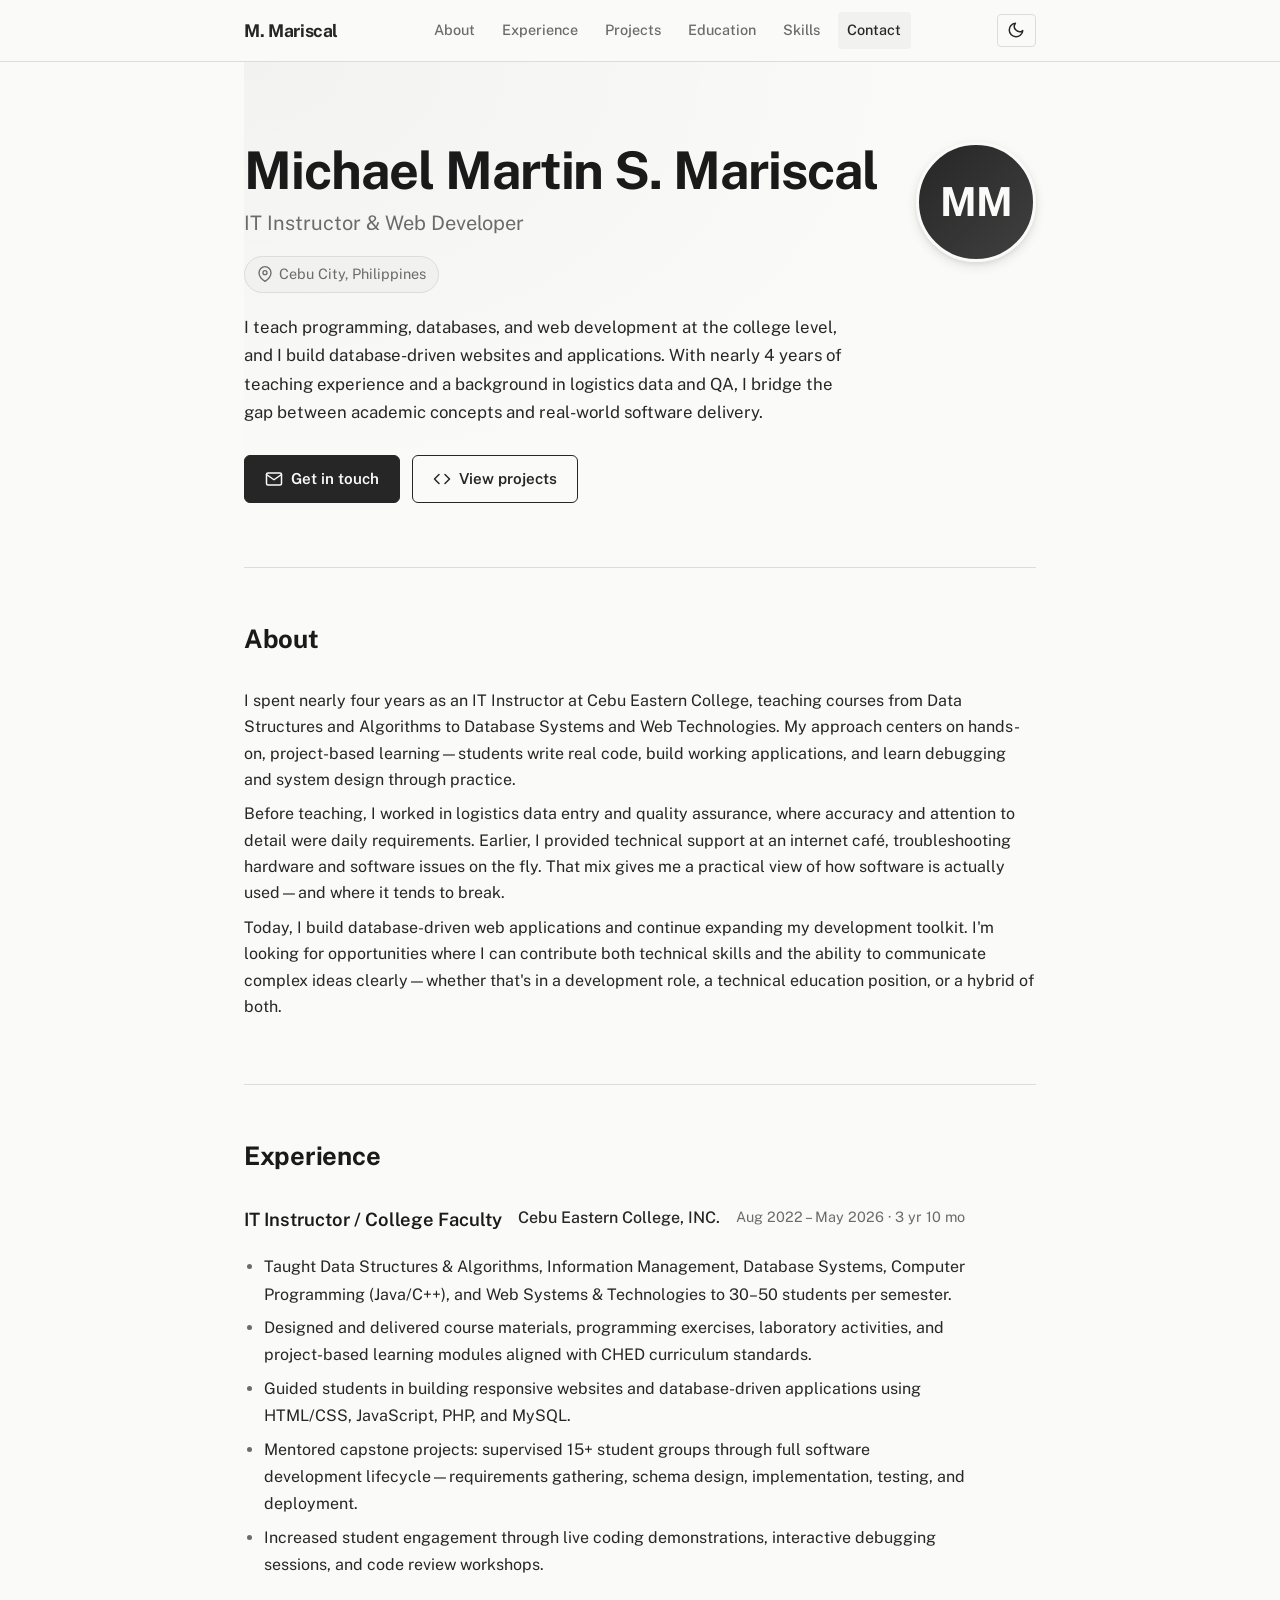
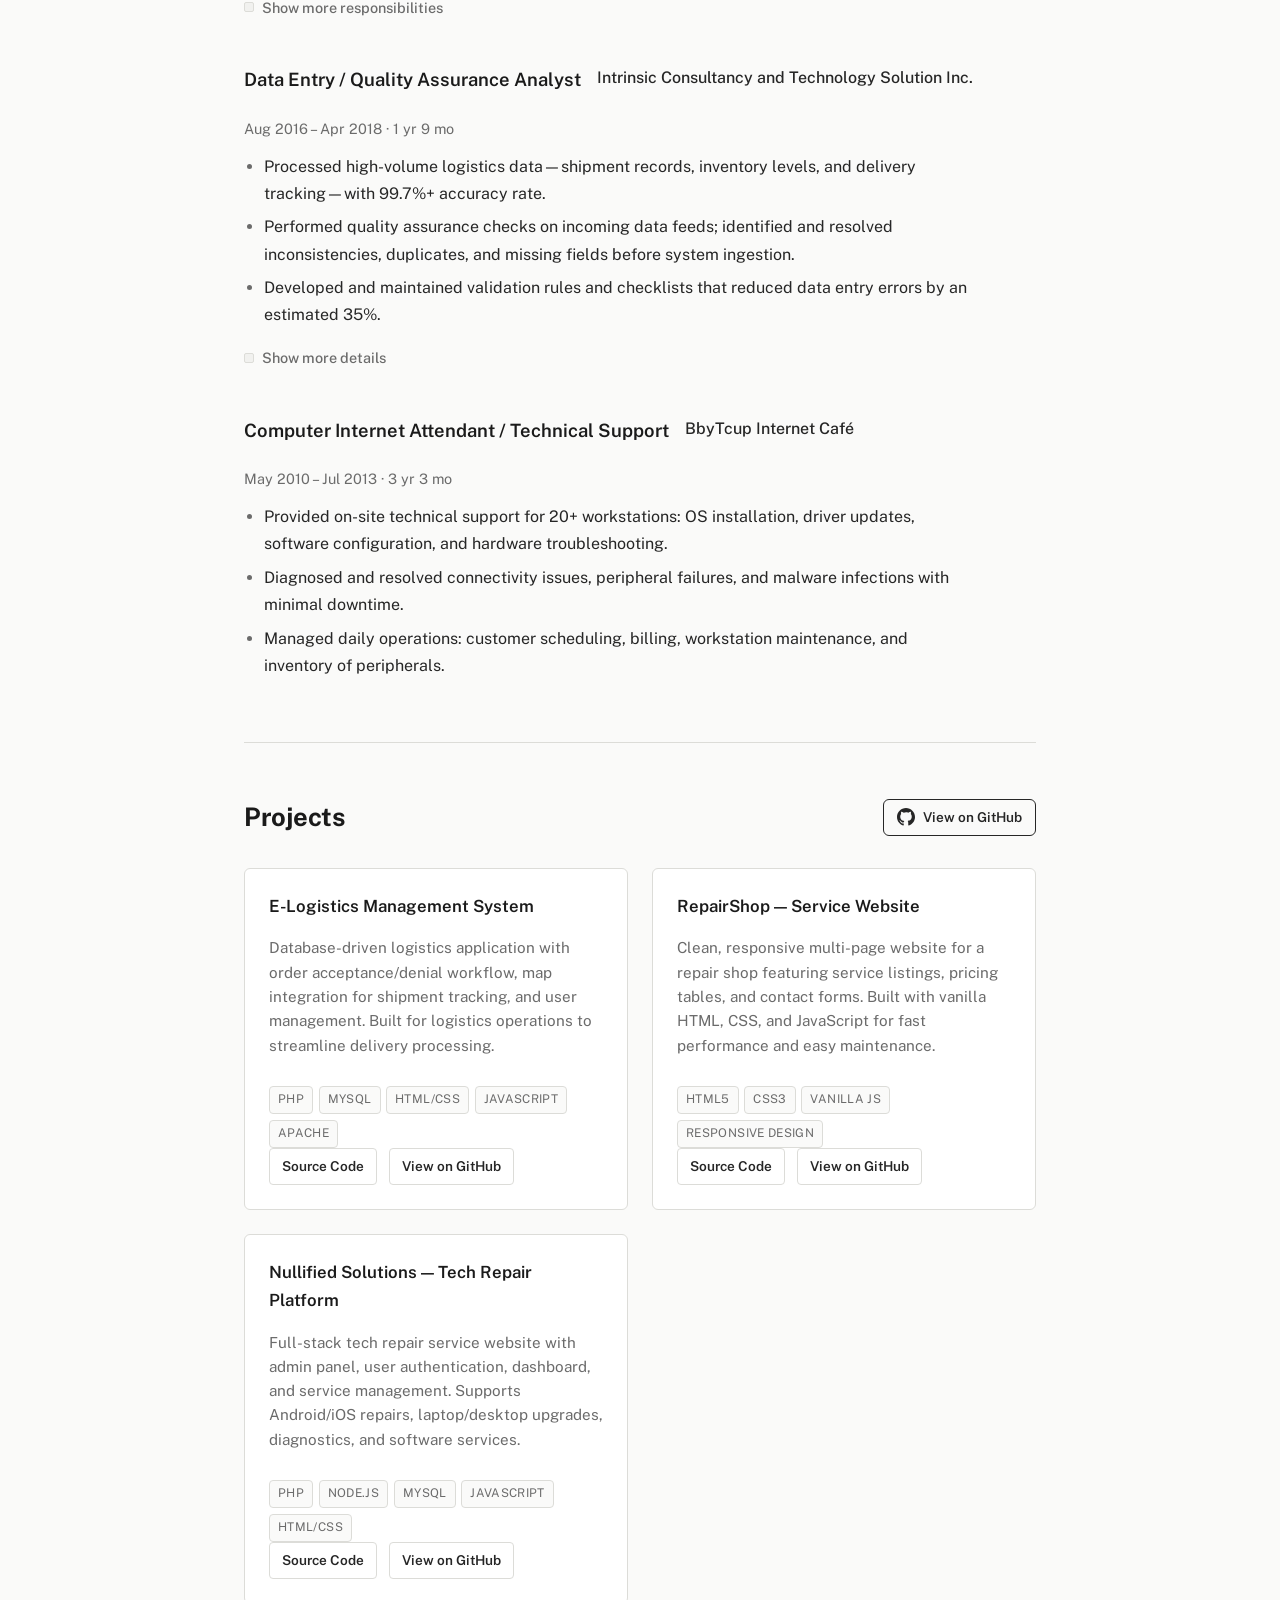
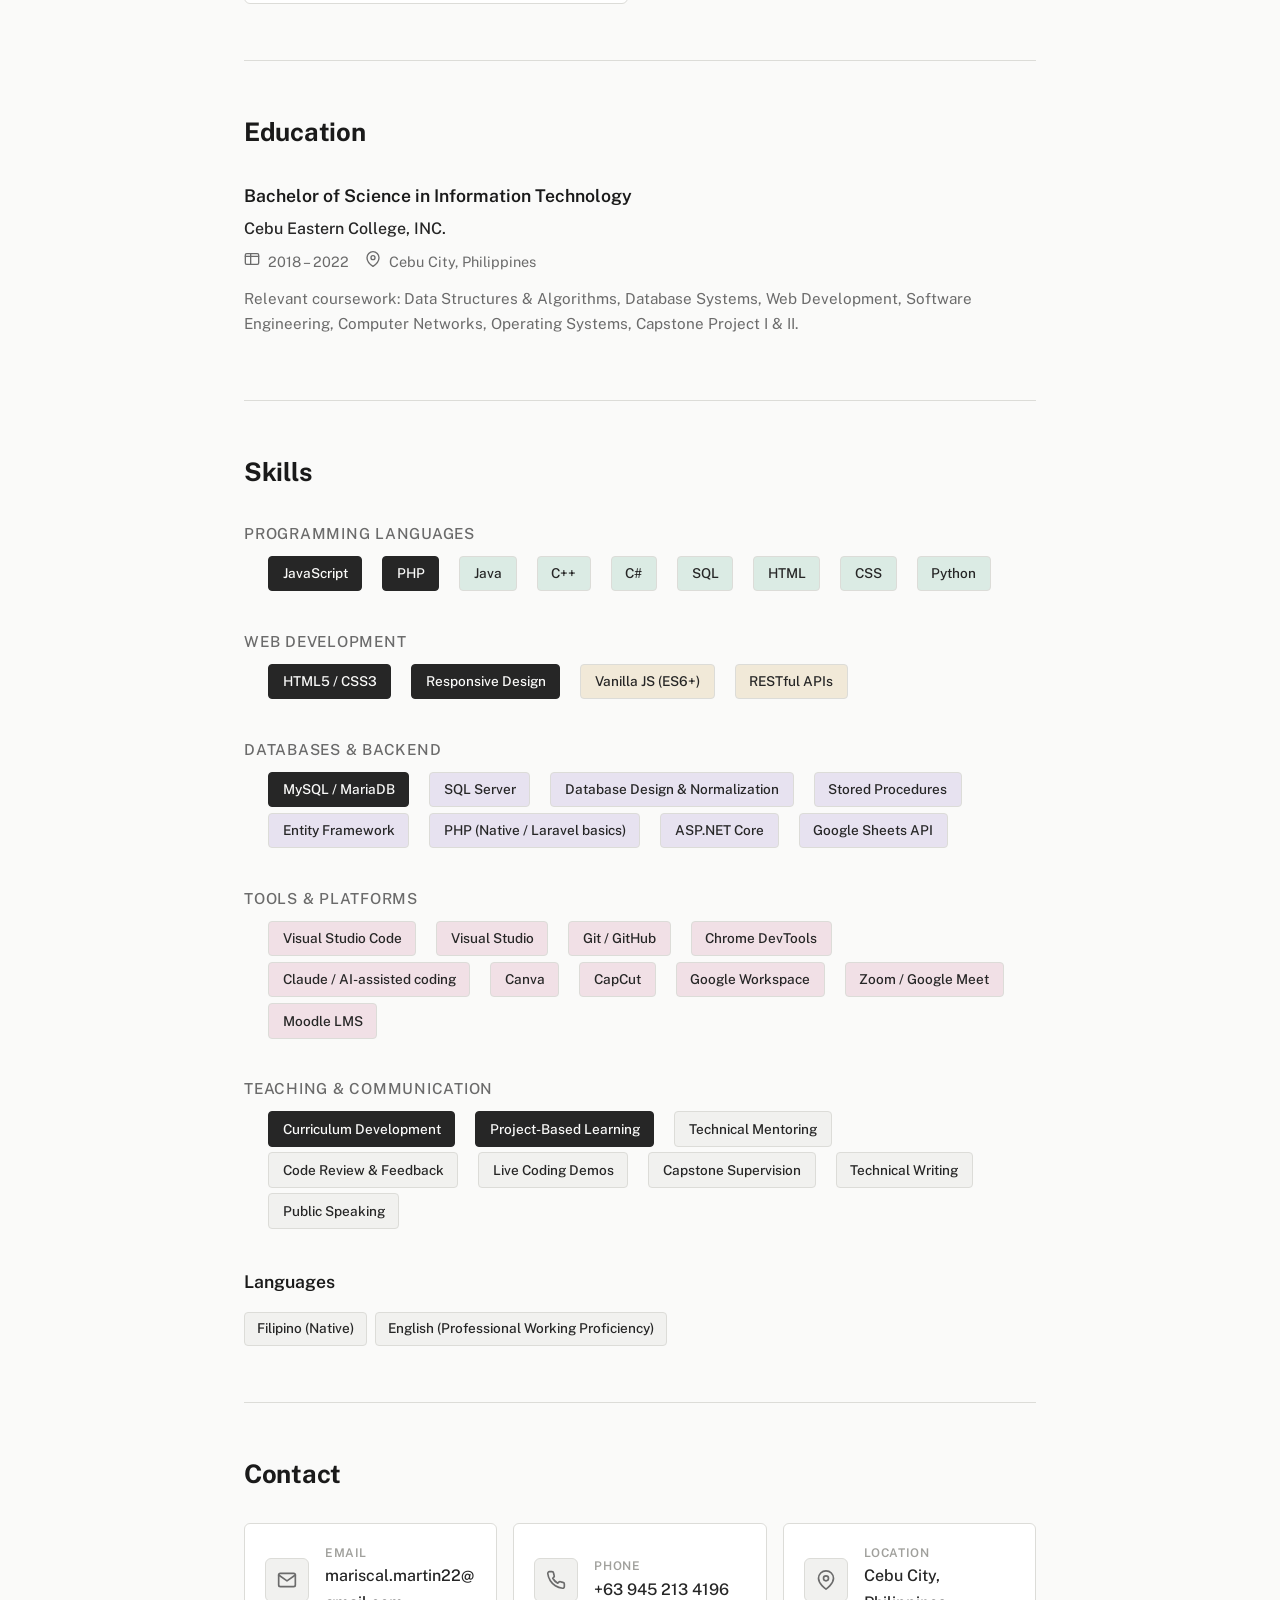
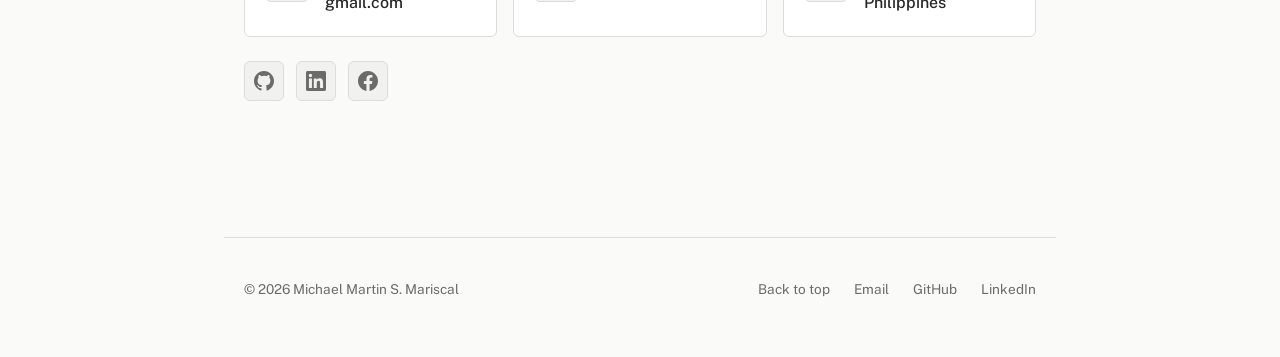
<file: index.html>
<!DOCTYPE html>
<html lang="en">
<head>
<meta charset="utf-8">
<meta name="viewport" content="width=device-width, initial-scale=1, viewport-fit=cover">
<meta name="description" content="Michael Martin S. Mariscal — IT Instructor & Web Developer. Building database-driven web applications and teaching programming, databases, and web development in Cebu City, Philippines.">
<meta name="theme-color" content="#262626">
<meta property="og:title" content="Michael Martin S. Mariscal — IT Instructor & Web Developer">
<meta property="og:description" content="Building database-driven web applications and teaching programming, databases, and web development.">
<meta property="og:type" content="website">
<meta property="og:image" content="https://via.placeholder.com/1200x630/262626/e8e8e6?text=Michael+Mariscal+Portfolio">
<title>Michael Martin S. Mariscal — IT Instructor & Web Developer</title>
<link rel="preconnect" href="https://fonts.googleapis.com">
<link rel="preconnect" href="https://fonts.gstatic.com" crossorigin>
<link rel="stylesheet" href="https://fonts.googleapis.com/css2?family=Public+Sans:wght@400;500;600;700&display=swap">
<link rel="stylesheet" href="styles.css">
</head>
<body>
<header class="top" role="banner">
  <div class="bar">
    <a class="brand" href="#top" aria-label="Home">M. Mariscal</a>
    <nav aria-label="Main navigation" class="nav" id="mainNav">
      <a href="#about">About</a>
      <a href="#experience">Experience</a>
      <a href="#projects">Projects</a>
      <a href="#education">Education</a>
      <a href="#skills">Skills</a>
      <a href="#contact">Contact</a>
    </nav>
    <button class="theme-toggle" id="themeToggle" aria-label="Toggle dark mode" type="button">
      <svg class="icon-sun" width="18" height="18" viewBox="0 0 24 24" fill="none" stroke="currentColor" stroke-width="2" stroke-linecap="round" stroke-linejoin="round" aria-hidden="true"><circle cx="12" cy="12" r="5"/><line x1="12" y1="1" x2="12" y2="3"/><line x1="12" y1="21" x2="12" y2="23"/><line x1="4.22" y1="4.22" x2="5.64" y2="5.64"/><line x1="18.36" y1="18.36" x2="19.78" y2="19.78"/><line x1="1" y1="12" x2="3" y2="12"/><line x1="21" y1="12" x2="23" y2="12"/><line x1="4.22" y1="19.78" x2="5.64" y2="18.36"/><line x1="18.36" y1="5.64" x2="19.78" y2="4.22"/></svg>
      <svg class="icon-moon" width="18" height="18" viewBox="0 0 24 24" fill="none" stroke="currentColor" stroke-width="2" stroke-linecap="round" stroke-linejoin="round" aria-hidden="true"><path d="M21 12.79A9 9 0 1 1 11.21 3 7 7 0 0 0 21 12.79z"/></svg>
    </button>
    <button class="nav-toggle" id="navToggle" aria-label="Toggle navigation menu" aria-expanded="false" aria-controls="mainNav" type="button">
      <svg class="nav-toggle-open" width="24" height="24" viewBox="0 0 24 24" fill="none" stroke="currentColor" stroke-width="2" stroke-linecap="round" stroke-linejoin="round" aria-hidden="true"><line x1="3" y1="12" x2="21" y2="12"/><line x1="3" y1="6" x2="21" y2="6"/><line x1="3" y1="18" x2="21" y2="18"/></svg>
      <svg class="nav-toggle-close" width="24" height="24" viewBox="0 0 24 24" fill="none" stroke="currentColor" stroke-width="2" stroke-linecap="round" stroke-linejoin="round" aria-hidden="true"><line x1="18" y1="6" x2="6" y2="18"/><line x1="6" y1="6" x2="18" y2="18"/></svg>
    </button>
  </div>
</header>

<main id="top" role="main">
  <div class="hero">
    <div class="hero-inner">
      <div class="hero-content">
        <h1>Michael Martin S. Mariscal</h1>
        <p class="role">IT Instructor & Web Developer</p>
        <span class="location-badge" aria-label="Location">
          <svg viewBox="0 0 24 24" fill="none" stroke="currentColor" stroke-width="2" stroke-linecap="round" stroke-linejoin="round" aria-hidden="true"><path d="M21 10c0 7-9 13-9 13s-9-6-9-13a9 9 0 0 1 18 0z"/><circle cx="12" cy="10" r="3"/></svg>
          Cebu City, Philippines
        </span>
        <p class="lead">I teach programming, databases, and web development at the college level, and I build database-driven websites and applications. With nearly 4 years of teaching experience and a background in logistics data and QA, I bridge the gap between academic concepts and real-world software delivery.</p>
        <div class="btns">
          <a class="btn fill" href="#contact">
            <svg viewBox="0 0 24 24" fill="none" stroke="currentColor" stroke-width="2" stroke-linecap="round" stroke-linejoin="round" aria-hidden="true"><path d="M4 4h16c1.1 0 2 .9 2 2v12c0 1.1-.9 2-2 2H4c-1.1 0-2-.9-2-2V6c0-1.1.9-2 2-2z"/><polyline points="22,6 12,13 2,6"/></svg>
            Get in touch
          </a>
          <a class="btn ghost" href="#projects">
            <svg viewBox="0 0 24 24" fill="none" stroke="currentColor" stroke-width="2" stroke-linecap="round" stroke-linejoin="round" aria-hidden="true"><polyline points="16 18 22 12 16 6"/><polyline points="8 18 2 12 8 6"/></svg>
            View projects
          </a>
        </div>
      </div>
      <div class="hero-avatar" aria-hidden="true">MM</div>
    </div>
  </div>

  <section id="about" aria-labelledby="about-heading">
    <div class="section-header">
      <h2 id="about-heading">About</h2>
    </div>
    <p>I spent nearly four years as an IT Instructor at Cebu Eastern College, teaching courses from Data Structures and Algorithms to Database Systems and Web Technologies. My approach centers on hands-on, project-based learning—students write real code, build working applications, and learn debugging and system design through practice.</p>
    <p>Before teaching, I worked in logistics data entry and quality assurance, where accuracy and attention to detail were daily requirements. Earlier, I provided technical support at an internet café, troubleshooting hardware and software issues on the fly. That mix gives me a practical view of how software is actually used—and where it tends to break.</p>
    <p>Today, I build database-driven web applications and continue expanding my development toolkit. I'm looking for opportunities where I can contribute both technical skills and the ability to communicate complex ideas clearly—whether that's in a development role, a technical education position, or a hybrid of both.</p>
  </section>

  <section id="experience" aria-labelledby="experience-heading">
    <div class="section-header">
      <h2 id="experience-heading">Experience</h2>
    </div>

    <article class="job">
      <header class="job-header">
        <h3 class="job-title">IT Instructor / College Faculty</h3>
        <span class="job-company">Cebu Eastern College, INC.</span>
        <span class="job-period">Aug 2022 – May 2026 · 3 yr 10 mo</span>
      </header>
      <ul>
        <li>Taught Data Structures & Algorithms, Information Management, Database Systems, Computer Programming (Java/C++), and Web Systems & Technologies to 30–50 students per semester.</li>
        <li>Designed and delivered course materials, programming exercises, laboratory activities, and project-based learning modules aligned with CHED curriculum standards.</li>
        <li>Guided students in building responsive websites and database-driven applications using HTML/CSS, JavaScript, PHP, and MySQL.</li>
        <li>Mentored capstone projects: supervised 15+ student groups through full software development lifecycle—requirements gathering, schema design, implementation, testing, and deployment.</li>
        <li>Increased student engagement through live coding demonstrations, interactive debugging sessions, and code review workshops.</li>
      </ul>
      <details>
        <summary>Show more responsibilities</summary>
        <ul>
          <li>Evaluated student projects and provided technical feedback to improve code quality, usability, and security practices.</li>
          <li>Introduced version control (Git/GitHub) and modern development workflows into the curriculum.</li>
          <li>Assisted students in developing web applications, inventory systems, and database management systems for local businesses.</li>
          <li>Promoted industry-relevant practices: responsive design, RESTful API concepts, SQL injection prevention, and clean code principles.</li>
          <li>Served as technical adviser for student-led technology organizations and coding competitions.</li>
        </ul>
      </details>
    </article>

    <article class="job">
      <header class="job-header">
        <h3 class="job-title">Data Entry / Quality Assurance Analyst</h3>
        <span class="job-company">Intrinsic Consultancy and Technology Solution Inc.</span>
        <span class="job-period">Aug 2016 – Apr 2018 · 1 yr 9 mo</span>
      </header>
      <ul>
        <li>Processed high-volume logistics data—shipment records, inventory levels, and delivery tracking—with 99.7%+ accuracy rate.</li>
        <li>Performed quality assurance checks on incoming data feeds; identified and resolved inconsistencies, duplicates, and missing fields before system ingestion.</li>
        <li>Developed and maintained validation rules and checklists that reduced data entry errors by an estimated 35%.</li>
      </ul>
      <details>
        <summary>Show more details</summary>
        <ul>
          <li>Maintained accurate documentation of shipping, delivery, and inventory records for audit compliance.</li>
          <li>Coordinated daily with warehouse and operations teams to resolve data discrepancies in real time.</li>
          <li>Generated weekly and monthly performance reports using Excel/Google Sheets (pivot tables, VLOOKUP, conditional formatting) to support logistics planning.</li>
          <li>Ensured timely processing of time-sensitive logistics data to meet strict operational deadlines.</li>
          <li>Maintained confidentiality and data integrity when handling sensitive business and client information.</li>
        </ul>
      </details>
    </article>

    <article class="job">
      <header class="job-header">
        <h3 class="job-title">Computer Internet Attendant / Technical Support</h3>
        <span class="job-company">BbyTcup Internet Café</span>
        <span class="job-period">May 2010 – Jul 2013 · 3 yr 3 mo</span>
      </header>
      <ul>
        <li>Provided on-site technical support for 20+ workstations: OS installation, driver updates, software configuration, and hardware troubleshooting.</li>
        <li>Diagnosed and resolved connectivity issues, peripheral failures, and malware infections with minimal downtime.</li>
        <li>Managed daily operations: customer scheduling, billing, workstation maintenance, and inventory of peripherals.</li>
      </ul>
    </article>
  </section>

  <section id="projects" aria-labelledby="projects-heading">
    <div class="section-header">
      <h2 id="projects-heading">Projects</h2>
      <a class="btn ghost" href="https://github.com/yourusername" target="_blank" rel="noopener" style="font-size:.85rem;padding:.4rem .8rem">
        <svg viewBox="0 0 24 24" fill="currentColor" aria-hidden="true"><path d="M12 0C5.374 0 0 5.373 0 12c0 5.302 3.438 9.8 8.207 11.387.599.111.793-.261.793-.577v-2.234c-3.338.726-4.033-1.416-4.033-1.416-.546-1.387-1.333-1.756-1.333-1.756-1.089-.745.083-.729.083-.729 1.205.084 1.839 1.237 1.839 1.237 1.07 1.834 2.807 1.304 3.492.997.107-.775.418-1.305.762-1.604-2.665-.305-5.467-1.334-5.467-5.931 0-1.311.469-2.381 1.236-3.221-.124-.303-.535-1.524.117-3.176 0 0 1.008-.322 3.301 1.23A11.509 11.509 0 0112 5.803c1.02.005 2.047.138 3.006.404 2.291-1.552 3.297-1.23 3.297-1.23.653 1.653.242 2.874.118 3.176.77.84 1.235 1.911 1.235 3.221 0 4.609-2.807 5.624-5.479 5.921.43.372.823 1.102.823 2.222v3.293c0 .319.192.694.801.576C20.566 21.797 24 17.3 24 12c0-6.627-5.373-12-12-12z"/></svg>
        View on GitHub
      </a>
    </div>

    <div class="projects-grid">
      <article class="project-card">
        <h3>E-Logistics Management System</h3>
        <p>Database-driven logistics application with order acceptance/denial workflow, map integration for shipment tracking, and user management. Built for logistics operations to streamline delivery processing.</p>
        <div class="project-tech">
          <span>PHP</span><span>MySQL</span><span>HTML/CSS</span><span>JavaScript</span><span>Apache</span>
        </div>
        <div class="project-links">
          <a class="project-link" href="https://github.com/michaelmariscal22/e-logistics" target="_blank" rel="noopener">Source Code</a>
          <a class="project-link" href="https://github.com/michaelmariscal22/e-logistics" target="_blank" rel="noopener">View on GitHub</a>
        </div>
      </article>

      <article class="project-card">
        <h3>RepairShop — Service Website</h3>
        <p>Clean, responsive multi-page website for a repair shop featuring service listings, pricing tables, and contact forms. Built with vanilla HTML, CSS, and JavaScript for fast performance and easy maintenance.</p>
        <div class="project-tech">
          <span>HTML5</span><span>CSS3</span><span>Vanilla JS</span><span>Responsive Design</span>
        </div>
        <div class="project-links">
          <a class="project-link" href="https://github.com/michaelmariscal22/repairshop" target="_blank" rel="noopener">Source Code</a>
          <a class="project-link" href="https://github.com/michaelmariscal22/repairshop" target="_blank" rel="noopener">View on GitHub</a>
        </div>
      </article>

      <article class="project-card">
        <h3>Nullified Solutions — Tech Repair Platform</h3>
        <p>Full-stack tech repair service website with admin panel, user authentication, dashboard, and service management. Supports Android/iOS repairs, laptop/desktop upgrades, diagnostics, and software services.</p>
        <div class="project-tech">
          <span>PHP</span><span>Node.js</span><span>MySQL</span><span>JavaScript</span><span>HTML/CSS</span>
        </div>
        <div class="project-links">
          <a class="project-link" href="https://github.com/Jundel-Malazarte/Nullified-Solutions" target="_blank" rel="noopener">Source Code</a>
          <a class="project-link" href="https://github.com/Jundel-Malazarte/Nullified-Solutions" target="_blank" rel="noopener">View on GitHub</a>
        </div>
      </article>
    </div>
  </section>

  <section id="education" aria-labelledby="education-heading">
    <div class="section-header">
      <h2 id="education-heading">Education</h2>
    </div>
    <div class="education-item">
      <h3 class="education-degree">Bachelor of Science in Information Technology</h3>
      <p class="education-school">Cebu Eastern College, INC.</p>
      <p class="education-details">
        <span><svg viewBox="0 0 24 24" fill="none" stroke="currentColor" stroke-width="2" stroke-linecap="round" stroke-linejoin="round" aria-hidden="true"><rect x="2" y="4" width="20" height="16" rx="2"/><path d="M10 4v16"/><path d="M2 8h20"/></svg> 2018 – 2022</span>
        <span><svg viewBox="0 0 24 24" fill="none" stroke="currentColor" stroke-width="2" stroke-linecap="round" stroke-linejoin="round" aria-hidden="true"><path d="M21 10c0 7-9 13-9 13s-9-6-9-13a9 9 0 0 1 18 0z"/><circle cx="12" cy="10" r="3"/></svg> Cebu City, Philippines</span>
      </p>
      <p style="margin-top:.75rem;color:var(--muted);font-size:.95rem">Relevant coursework: Data Structures & Algorithms, Database Systems, Web Development, Software Engineering, Computer Networks, Operating Systems, Capstone Project I & II.</p>
    </div>
  </section>

  <section id="skills" aria-labelledby="skills-heading">
    <div class="section-header">
      <h2 id="skills-heading">Skills</h2>
    </div>

    <div class="group skill-category">
      <h4>Programming Languages</h4>
      <ul class="skill-tags">
        <li class="primary">JavaScript</li>
        <li class="primary">PHP</li>
        <li>Java</li>
        <li>C++</li>
        <li>C#</li>
        <li>SQL</li>
        <li>HTML</li>
        <li>CSS</li>
        <li>Python</li>
      </ul>
    </div>

    <div class="group skill-category">
      <h4>Web Development</h4>
      <ul class="skill-tags">
        <li class="primary">HTML5 / CSS3</li>
        <li class="primary">Responsive Design</li>
        <li>Vanilla JS (ES6+)</li>
        <li>RESTful APIs</li>
      </ul>
    </div>

    <div class="group skill-category">
      <h4>Databases & Backend</h4>
      <ul class="skill-tags">
        <li class="primary">MySQL / MariaDB</li>
        <li>SQL Server</li>
        <li>Database Design & Normalization</li>
        <li>Stored Procedures</li>
        <li>Entity Framework</li>
        <li>PHP (Native / Laravel basics)</li>
        <li>ASP.NET Core</li>
        <li>Google Sheets API</li>
      </ul>
    </div>

    <div class="group skill-category">
      <h4>Tools & Platforms</h4>
      <ul class="skill-tags">
        <li>Visual Studio Code</li>
        <li>Visual Studio</li>
        <li>Git / GitHub</li>
        <li>Chrome DevTools</li>
        <li>Claude / AI-assisted coding</li>
        <li>Canva</li>
        <li>CapCut</li>
        <li>Google Workspace</li>
        <li>Zoom / Google Meet</li>
        <li>Moodle LMS</li>
      </ul>
    </div>

    <div class="group skill-category">
      <h4>Teaching & Communication</h4>
      <ul class="skill-tags">
        <li class="primary">Curriculum Development</li>
        <li class="primary">Project-Based Learning</li>
        <li>Technical Mentoring</li>
        <li>Code Review & Feedback</li>
        <li>Live Coding Demos</li>
        <li>Capstone Supervision</li>
        <li>Technical Writing</li>
        <li>Public Speaking</li>
      </ul>
    </div>

    <div class="group">
      <h3>Languages</h3>
      <ul class="tags">
        <li>Filipino (Native)</li>
        <li>English (Professional Working Proficiency)</li>
      </ul>
    </div>
  </section>

  <section id="contact" aria-labelledby="contact-heading">
    <div class="section-header">
      <h2 id="contact-heading">Contact</h2>
    </div>
    <div class="contact-grid">
      <a class="contact-card" href="mailto:mariscal.martin22@gmail.com">
        <div class="contact-icon" aria-hidden="true">
          <svg viewBox="0 0 24 24" fill="none" stroke="currentColor" stroke-width="2" stroke-linecap="round" stroke-linejoin="round"><path d="M4 4h16c1.1 0 2 .9 2 2v12c0 1.1-.9 2-2 2H4c-1.1 0-2-.9-2-2V6c0-1.1.9-2 2-2z"/><polyline points="22,6 12,13 2,6"/></svg>
        </div>
        <div class="contact-info">
          <span class="contact-label">Email</span>
          <span class="contact-value">mariscal.martin22@gmail.com</span>
        </div>
      </a>
      <a class="contact-card" href="tel:+639452134196" target="_blank" rel="noopener">
        <div class="contact-icon" aria-hidden="true">
          <svg viewBox="0 0 24 24" fill="none" stroke="currentColor" stroke-width="2" stroke-linecap="round" stroke-linejoin="round"><path d="M22 16.92v3a2 2 0 0 1-2.18 2 19.79 19.79 0 0 1-8.63-3.07 19.5 19.5 0 0 1-6-6 19.79 19.79 0 0 1-3.07-8.67A2 2 0 0 1 4.11 2h3a2 2 0 0 1 2 1.72 12.84 12.84 0 0 0 .7 2.81 2 2 0 0 1-.45 2.11L8.09 9.91a16 16 0 0 0 6 6l1.27-1.27a2 2 0 0 1 2.11-.45 12.84 12.84 0 0 0 2.81.7A2 2 0 0 1 22 16.92z"/></svg>
        </div>
        <div class="contact-info">
          <span class="contact-label">Phone</span>
          <span class="contact-value">+63 945 213 4196</span>
        </div>
      </a>
      <a class="contact-card" href="https://maps.app.goo.gl/" target="_blank" rel="noopener">
        <div class="contact-icon" aria-hidden="true">
          <svg viewBox="0 0 24 24" fill="none" stroke="currentColor" stroke-width="2" stroke-linecap="round" stroke-linejoin="round"><path d="M21 10c0 7-9 13-9 13s-9-6-9-13a9 9 0 0 1 18 0z"/><circle cx="12" cy="10" r="3"/></svg>
        </div>
        <div class="contact-info">
          <span class="contact-label">Location</span>
          <span class="contact-value">Cebu City, Philippines</span>
        </div>
      </a>
    </div>
    <div class="social-links" role="list" aria-label="Professional profiles">
      <a class="social-link" href="https://github.com/yourusername" target="_blank" rel="noopener" aria-label="GitHub">
        <svg viewBox="0 0 24 24" fill="currentColor" aria-hidden="true"><path d="M12 0C5.374 0 0 5.373 0 12c0 5.302 3.438 9.8 8.207 11.387.599.111.793-.261.793-.577v-2.234c-3.338.726-4.033-1.416-4.033-1.416-.546-1.387-1.333-1.756-1.333-1.756-1.089-.745.083-.729.083-.729 1.205.084 1.839 1.237 1.839 1.237 1.07 1.834 2.807 1.304 3.492.997.107-.775.418-1.305.762-1.604-2.665-.305-5.467-1.334-5.467-5.931 0-1.311.469-2.381 1.236-3.221-.124-.303-.535-1.524.117-3.176 0 0 1.008-.322 3.301 1.23A11.509 11.509 0 0112 5.803c1.02.005 2.047.138 3.006.404 2.291-1.552 3.297-1.23 3.297-1.23.653 1.653.242 2.874.118 3.176.77.84 1.235 1.911 1.235 3.221 0 4.609-2.807 5.624-5.479 5.921.43.372.823 1.102.823 2.222v3.293c0 .319.192.694.801.576C20.566 21.797 24 17.3 24 12c0-6.627-5.373-12-12-12z"/></svg>
      </a>
      <a class="social-link" href="https://linkedin.com/in/yourusername" target="_blank" rel="noopener" aria-label="LinkedIn">
        <svg viewBox="0 0 24 24" fill="currentColor" aria-hidden="true"><path d="M20.447 20.452h-3.554v-5.569c0-1.328-.027-3.037-1.852-3.037-1.853 0-2.136 1.445-2.136 2.939v5.667H9.351V9h3.414v1.561h.046c.477-.9 1.637-1.85 3.37-1.85 3.601 0 4.267 2.37 4.267 5.455v6.286zM5.337 7.433a2.062 2.062 0 0 1-2.063-2.065 2.064 2.064 0 1 1 2.063 2.065zm1.782 13.019H3.555V9h3.564v11.452zM22.225 0H1.771C.792 0 0 .774 0 1.729v20.542C0 23.227.792 24 1.771 24h20.451C23.2 24 24 23.227 24 22.271V1.729C24 .774 23.2 0 22.222 0h.003z"/></svg>
      </a>
      <a class="social-link" href="https://facebook.com/yourusername" target="_blank" rel="noopener" aria-label="Facebook">
        <svg viewBox="0 0 24 24" fill="currentColor" aria-hidden="true"><path d="M24 12.073c0-6.627-5.373-12-12-12S0 5.446 0 12.073c0 5.99 4.388 10.954 10.125 11.854v-8.385H7.078v-3.47h3.047V9.43c0-3.007 1.792-4.669 4.533-4.669 1.312 0 2.686.235 2.686.235v2.953H15.83c-1.491 0-1.956.925-1.956 1.874v2.25h3.328l-.532 3.47h-2.796v8.385C19.612 23.027 24 18.062 24 12.073z"/></svg>
      </a>
    </div>
  </section>
</main>

<footer role="contentinfo">
  <p>&copy; <span id="year"></span> Michael Martin S. Mariscal</p>
  <nav class="footer-links" aria-label="Footer navigation">
    <a href="#top">Back to top</a>
    <a href="mailto:mariscal.martin22@gmail.com">Email</a>
    <a href="https://github.com/yourusername" target="_blank" rel="noopener">GitHub</a>
    <a href="https://linkedin.com/in/yourusername" target="_blank" rel="noopener">LinkedIn</a>
  </nav>
</footer>

<script src="scripts.js"></script>
</body>
</html>
</file>
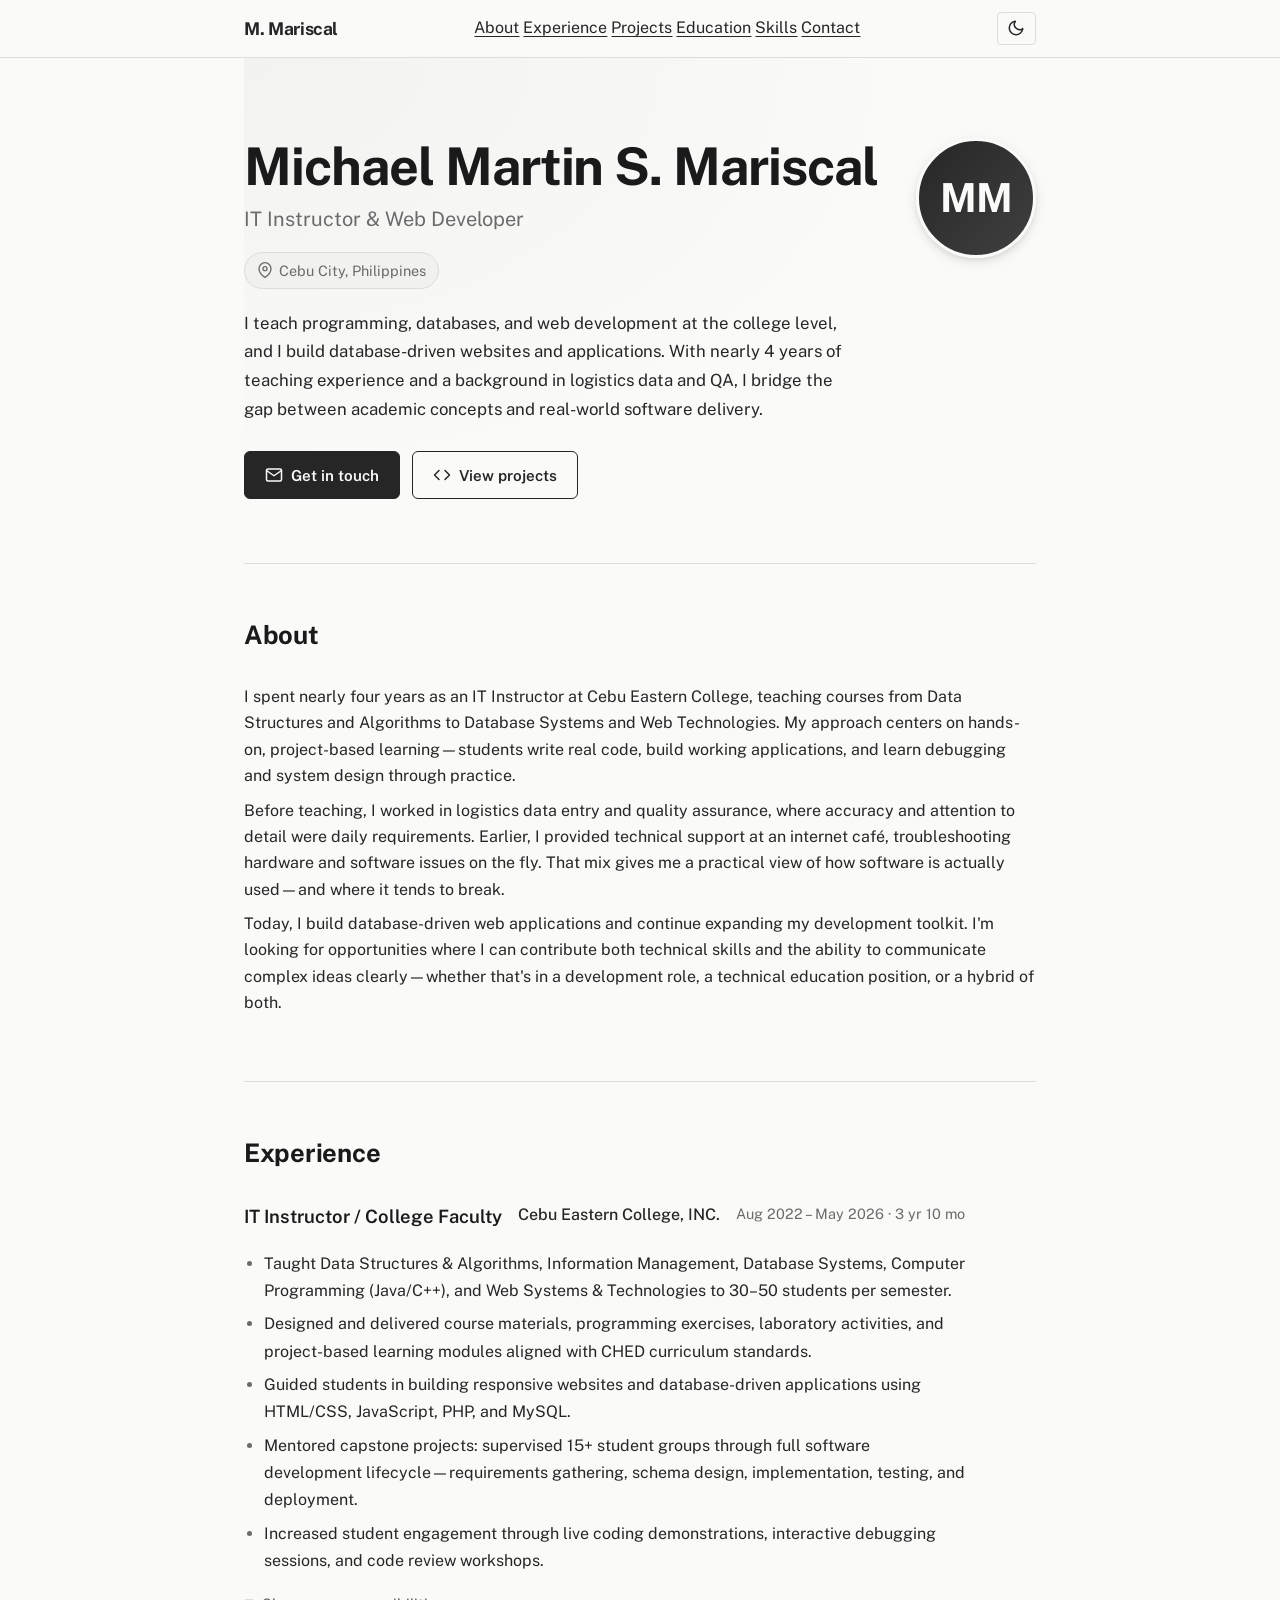
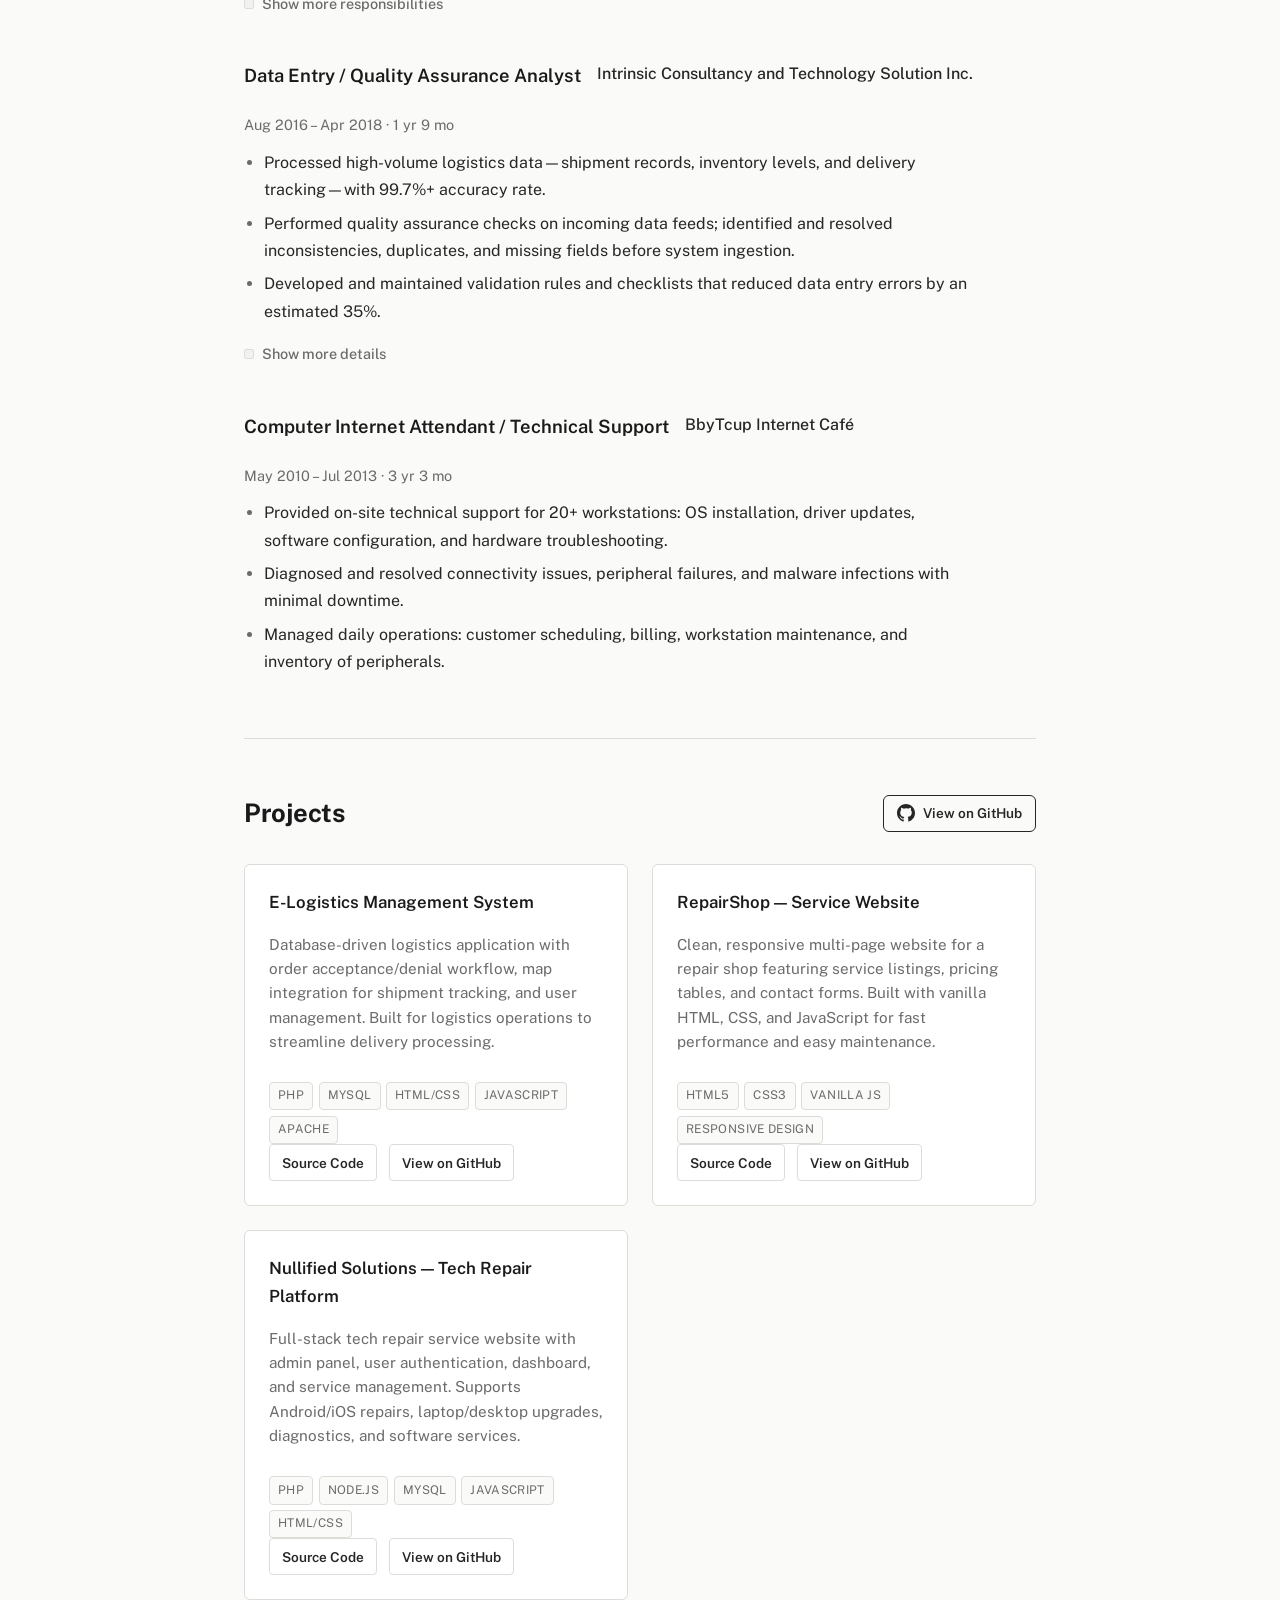
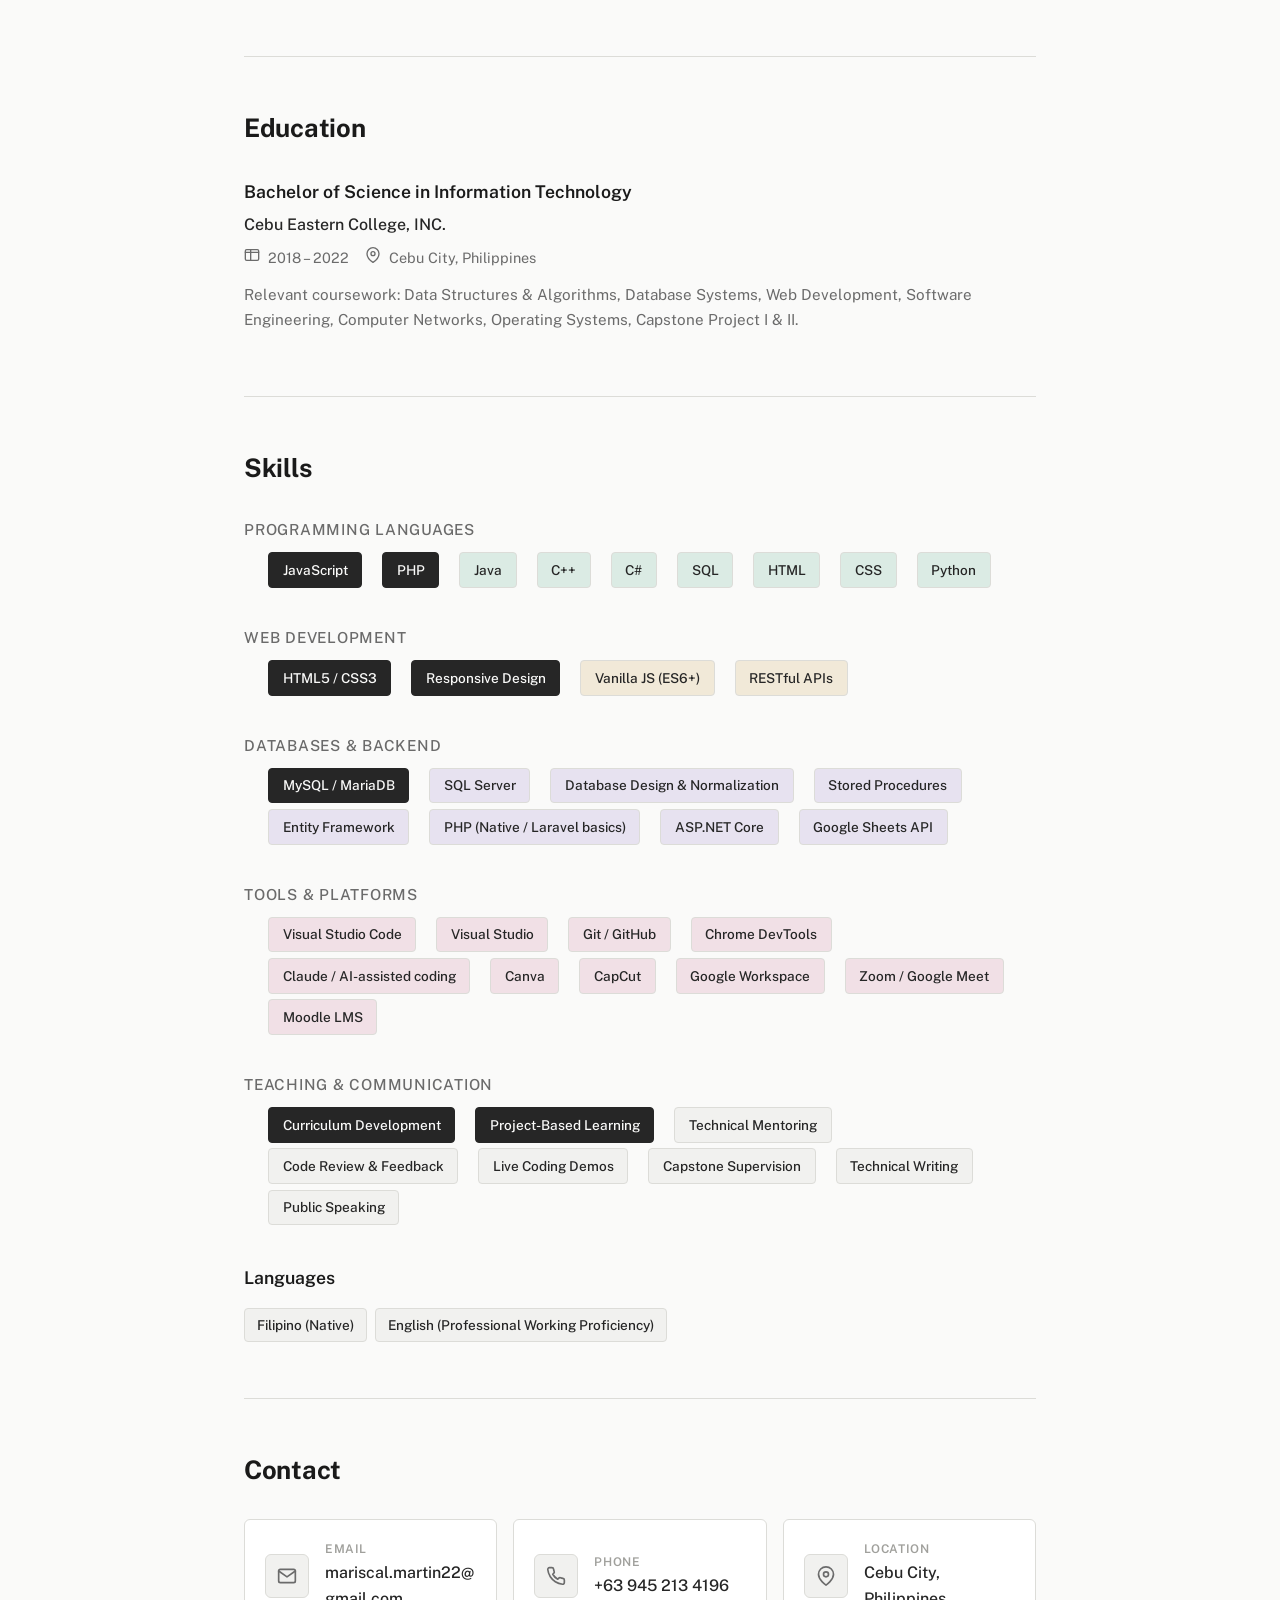
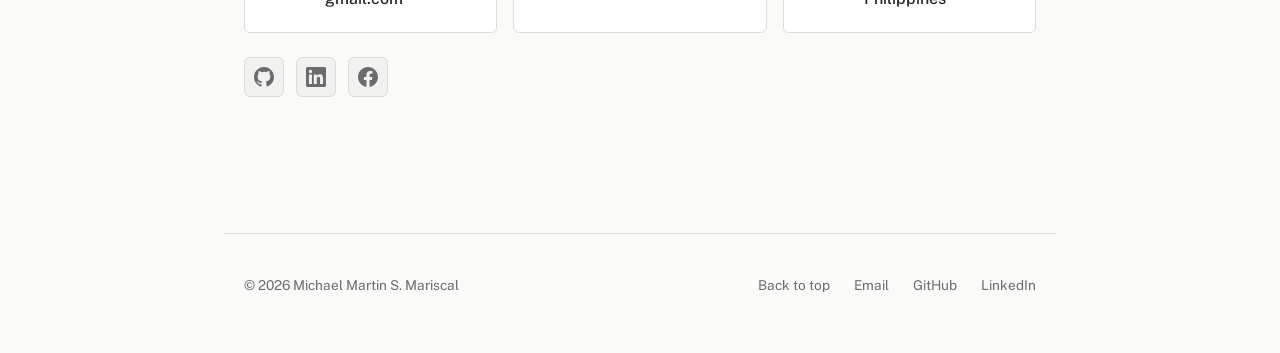
<file: Michael Mariscal - Resume Portfolio.html>
<!DOCTYPE html>
<html lang="en">
<head>
<meta charset="utf-8">
<meta name="viewport" content="width=device-width, initial-scale=1, viewport-fit=cover">
<meta name="description" content="Michael Martin S. Mariscal — IT Instructor & Web Developer. Building database-driven web applications and teaching programming, databases, and web development in Cebu City, Philippines.">
<meta name="theme-color" content="#262626">
<meta property="og:title" content="Michael Martin S. Mariscal — IT Instructor & Web Developer">
<meta property="og:description" content="Building database-driven web applications and teaching programming, databases, and web development.">
<meta property="og:type" content="website">
<meta property="og:image" content="https://via.placeholder.com/1200x630/262626/e8e8e6?text=Michael+Mariscal+Portfolio">
<title>Michael Martin S. Mariscal — IT Instructor & Web Developer</title>
<link rel="preconnect" href="https://fonts.googleapis.com">
<link rel="preconnect" href="https://fonts.gstatic.com" crossorigin>
<link rel="stylesheet" href="https://fonts.googleapis.com/css2?family=Public+Sans:wght@400;500;600;700&display=swap">
<link rel="stylesheet" href="styles.css">
</head>
<body>
<header class="top" role="banner">
  <div class="bar">
    <a class="brand" href="#top" aria-label="Home">M. Mariscal</a>
    <nav aria-label="Main navigation">
      <a href="#about">About</a>
      <a href="#experience">Experience</a>
      <a href="#projects">Projects</a>
      <a href="#education">Education</a>
      <a href="#skills">Skills</a>
      <a href="#contact">Contact</a>
    </nav>
    <button class="theme-toggle" id="themeToggle" aria-label="Toggle dark mode" type="button">
      <svg class="icon-sun" width="18" height="18" viewBox="0 0 24 24" fill="none" stroke="currentColor" stroke-width="2" stroke-linecap="round" stroke-linejoin="round" aria-hidden="true"><circle cx="12" cy="12" r="5"/><line x1="12" y1="1" x2="12" y2="3"/><line x1="12" y1="21" x2="12" y2="23"/><line x1="4.22" y1="4.22" x2="5.64" y2="5.64"/><line x1="18.36" y1="18.36" x2="19.78" y2="19.78"/><line x1="1" y1="12" x2="3" y2="12"/><line x1="21" y1="12" x2="23" y2="12"/><line x1="4.22" y1="19.78" x2="5.64" y2="18.36"/><line x1="18.36" y1="5.64" x2="19.78" y2="4.22"/></svg>
      <svg class="icon-moon" width="18" height="18" viewBox="0 0 24 24" fill="none" stroke="currentColor" stroke-width="2" stroke-linecap="round" stroke-linejoin="round" aria-hidden="true"><path d="M21 12.79A9 9 0 1 1 11.21 3 7 7 0 0 0 21 12.79z"/></svg>
    </button>
  </div>
</header>

<main id="top" role="main">
  <div class="hero">
    <div class="hero-inner">
      <div class="hero-content">
        <h1>Michael Martin S. Mariscal</h1>
        <p class="role">IT Instructor & Web Developer</p>
        <span class="location-badge" aria-label="Location">
          <svg viewBox="0 0 24 24" fill="none" stroke="currentColor" stroke-width="2" stroke-linecap="round" stroke-linejoin="round" aria-hidden="true"><path d="M21 10c0 7-9 13-9 13s-9-6-9-13a9 9 0 0 1 18 0z"/><circle cx="12" cy="10" r="3"/></svg>
          Cebu City, Philippines
        </span>
        <p class="lead">I teach programming, databases, and web development at the college level, and I build database-driven websites and applications. With nearly 4 years of teaching experience and a background in logistics data and QA, I bridge the gap between academic concepts and real-world software delivery.</p>
        <div class="btns">
          <a class="btn fill" href="#contact">
            <svg viewBox="0 0 24 24" fill="none" stroke="currentColor" stroke-width="2" stroke-linecap="round" stroke-linejoin="round" aria-hidden="true"><path d="M4 4h16c1.1 0 2 .9 2 2v12c0 1.1-.9 2-2 2H4c-1.1 0-2-.9-2-2V6c0-1.1.9-2 2-2z"/><polyline points="22,6 12,13 2,6"/></svg>
            Get in touch
          </a>
          <a class="btn ghost" href="#projects">
            <svg viewBox="0 0 24 24" fill="none" stroke="currentColor" stroke-width="2" stroke-linecap="round" stroke-linejoin="round" aria-hidden="true"><polyline points="16 18 22 12 16 6"/><polyline points="8 18 2 12 8 6"/></svg>
            View projects
          </a>
        </div>
      </div>
      <div class="hero-avatar" aria-hidden="true">MM</div>
    </div>
  </div>

  <section id="about" aria-labelledby="about-heading">
    <div class="section-header">
      <h2 id="about-heading">About</h2>
    </div>
    <p>I spent nearly four years as an IT Instructor at Cebu Eastern College, teaching courses from Data Structures and Algorithms to Database Systems and Web Technologies. My approach centers on hands-on, project-based learning—students write real code, build working applications, and learn debugging and system design through practice.</p>
    <p>Before teaching, I worked in logistics data entry and quality assurance, where accuracy and attention to detail were daily requirements. Earlier, I provided technical support at an internet café, troubleshooting hardware and software issues on the fly. That mix gives me a practical view of how software is actually used—and where it tends to break.</p>
    <p>Today, I build database-driven web applications and continue expanding my development toolkit. I'm looking for opportunities where I can contribute both technical skills and the ability to communicate complex ideas clearly—whether that's in a development role, a technical education position, or a hybrid of both.</p>
  </section>

  <section id="experience" aria-labelledby="experience-heading">
    <div class="section-header">
      <h2 id="experience-heading">Experience</h2>
    </div>

    <article class="job">
      <header class="job-header">
        <h3 class="job-title">IT Instructor / College Faculty</h3>
        <span class="job-company">Cebu Eastern College, INC.</span>
        <span class="job-period">Aug 2022 – May 2026 · 3 yr 10 mo</span>
      </header>
      <ul>
        <li>Taught Data Structures & Algorithms, Information Management, Database Systems, Computer Programming (Java/C++), and Web Systems & Technologies to 30–50 students per semester.</li>
        <li>Designed and delivered course materials, programming exercises, laboratory activities, and project-based learning modules aligned with CHED curriculum standards.</li>
        <li>Guided students in building responsive websites and database-driven applications using HTML/CSS, JavaScript, PHP, and MySQL.</li>
        <li>Mentored capstone projects: supervised 15+ student groups through full software development lifecycle—requirements gathering, schema design, implementation, testing, and deployment.</li>
        <li>Increased student engagement through live coding demonstrations, interactive debugging sessions, and code review workshops.</li>
      </ul>
      <details>
        <summary>Show more responsibilities</summary>
        <ul>
          <li>Evaluated student projects and provided technical feedback to improve code quality, usability, and security practices.</li>
          <li>Introduced version control (Git/GitHub) and modern development workflows into the curriculum.</li>
          <li>Assisted students in developing web applications, inventory systems, and database management systems for local businesses.</li>
          <li>Promoted industry-relevant practices: responsive design, RESTful API concepts, SQL injection prevention, and clean code principles.</li>
          <li>Served as technical adviser for student-led technology organizations and coding competitions.</li>
        </ul>
      </details>
    </article>

    <article class="job">
      <header class="job-header">
        <h3 class="job-title">Data Entry / Quality Assurance Analyst</h3>
        <span class="job-company">Intrinsic Consultancy and Technology Solution Inc.</span>
        <span class="job-period">Aug 2016 – Apr 2018 · 1 yr 9 mo</span>
      </header>
      <ul>
        <li>Processed high-volume logistics data—shipment records, inventory levels, and delivery tracking—with 99.7%+ accuracy rate.</li>
        <li>Performed quality assurance checks on incoming data feeds; identified and resolved inconsistencies, duplicates, and missing fields before system ingestion.</li>
        <li>Developed and maintained validation rules and checklists that reduced data entry errors by an estimated 35%.</li>
      </ul>
      <details>
        <summary>Show more details</summary>
        <ul>
          <li>Maintained accurate documentation of shipping, delivery, and inventory records for audit compliance.</li>
          <li>Coordinated daily with warehouse and operations teams to resolve data discrepancies in real time.</li>
          <li>Generated weekly and monthly performance reports using Excel/Google Sheets (pivot tables, VLOOKUP, conditional formatting) to support logistics planning.</li>
          <li>Ensured timely processing of time-sensitive logistics data to meet strict operational deadlines.</li>
          <li>Maintained confidentiality and data integrity when handling sensitive business and client information.</li>
        </ul>
      </details>
    </article>

    <article class="job">
      <header class="job-header">
        <h3 class="job-title">Computer Internet Attendant / Technical Support</h3>
        <span class="job-company">BbyTcup Internet Café</span>
        <span class="job-period">May 2010 – Jul 2013 · 3 yr 3 mo</span>
      </header>
      <ul>
        <li>Provided on-site technical support for 20+ workstations: OS installation, driver updates, software configuration, and hardware troubleshooting.</li>
        <li>Diagnosed and resolved connectivity issues, peripheral failures, and malware infections with minimal downtime.</li>
        <li>Managed daily operations: customer scheduling, billing, workstation maintenance, and inventory of peripherals.</li>
      </ul>
    </article>
  </section>

  <section id="projects" aria-labelledby="projects-heading">
    <div class="section-header">
      <h2 id="projects-heading">Projects</h2>
      <a class="btn ghost" href="https://github.com/yourusername" target="_blank" rel="noopener" style="font-size:.85rem;padding:.4rem .8rem">
        <svg viewBox="0 0 24 24" fill="currentColor" aria-hidden="true"><path d="M12 0C5.374 0 0 5.373 0 12c0 5.302 3.438 9.8 8.207 11.387.599.111.793-.261.793-.577v-2.234c-3.338.726-4.033-1.416-4.033-1.416-.546-1.387-1.333-1.756-1.333-1.756-1.089-.745.083-.729.083-.729 1.205.084 1.839 1.237 1.839 1.237 1.07 1.834 2.807 1.304 3.492.997.107-.775.418-1.305.762-1.604-2.665-.305-5.467-1.334-5.467-5.931 0-1.311.469-2.381 1.236-3.221-.124-.303-.535-1.524.117-3.176 0 0 1.008-.322 3.301 1.23A11.509 11.509 0 0112 5.803c1.02.005 2.047.138 3.006.404 2.291-1.552 3.297-1.23 3.297-1.23.653 1.653.242 2.874.118 3.176.77.84 1.235 1.911 1.235 3.221 0 4.609-2.807 5.624-5.479 5.921.43.372.823 1.102.823 2.222v3.293c0 .319.192.694.801.576C20.566 21.797 24 17.3 24 12c0-6.627-5.373-12-12-12z"/></svg>
        View on GitHub
      </a>
    </div>

    <div class="projects-grid">
      <article class="project-card">
        <h3>E-Logistics Management System</h3>
        <p>Database-driven logistics application with order acceptance/denial workflow, map integration for shipment tracking, and user management. Built for logistics operations to streamline delivery processing.</p>
        <div class="project-tech">
          <span>PHP</span><span>MySQL</span><span>HTML/CSS</span><span>JavaScript</span><span>Apache</span>
        </div>
        <div class="project-links">
          <a class="project-link" href="https://github.com/michaelmariscal22/e-logistics" target="_blank" rel="noopener">Source Code</a>
          <a class="project-link" href="https://github.com/michaelmariscal22/e-logistics" target="_blank" rel="noopener">View on GitHub</a>
        </div>
      </article>

      <article class="project-card">
        <h3>RepairShop — Service Website</h3>
        <p>Clean, responsive multi-page website for a repair shop featuring service listings, pricing tables, and contact forms. Built with vanilla HTML, CSS, and JavaScript for fast performance and easy maintenance.</p>
        <div class="project-tech">
          <span>HTML5</span><span>CSS3</span><span>Vanilla JS</span><span>Responsive Design</span>
        </div>
        <div class="project-links">
          <a class="project-link" href="https://github.com/michaelmariscal22/repairshop" target="_blank" rel="noopener">Source Code</a>
          <a class="project-link" href="https://github.com/michaelmariscal22/repairshop" target="_blank" rel="noopener">View on GitHub</a>
        </div>
      </article>

      <article class="project-card">
        <h3>Nullified Solutions — Tech Repair Platform</h3>
        <p>Full-stack tech repair service website with admin panel, user authentication, dashboard, and service management. Supports Android/iOS repairs, laptop/desktop upgrades, diagnostics, and software services.</p>
        <div class="project-tech">
          <span>PHP</span><span>Node.js</span><span>MySQL</span><span>JavaScript</span><span>HTML/CSS</span>
        </div>
        <div class="project-links">
          <a class="project-link" href="https://github.com/Jundel-Malazarte/Nullified-Solutions" target="_blank" rel="noopener">Source Code</a>
          <a class="project-link" href="https://github.com/Jundel-Malazarte/Nullified-Solutions" target="_blank" rel="noopener">View on GitHub</a>
        </div>
      </article>
    </div>
  </section>

  <section id="education" aria-labelledby="education-heading">
    <div class="section-header">
      <h2 id="education-heading">Education</h2>
    </div>
    <div class="education-item">
      <h3 class="education-degree">Bachelor of Science in Information Technology</h3>
      <p class="education-school">Cebu Eastern College, INC.</p>
      <p class="education-details">
        <span><svg viewBox="0 0 24 24" fill="none" stroke="currentColor" stroke-width="2" stroke-linecap="round" stroke-linejoin="round" aria-hidden="true"><rect x="2" y="4" width="20" height="16" rx="2"/><path d="M10 4v16"/><path d="M2 8h20"/></svg> 2018 – 2022</span>
        <span><svg viewBox="0 0 24 24" fill="none" stroke="currentColor" stroke-width="2" stroke-linecap="round" stroke-linejoin="round" aria-hidden="true"><path d="M21 10c0 7-9 13-9 13s-9-6-9-13a9 9 0 0 1 18 0z"/><circle cx="12" cy="10" r="3"/></svg> Cebu City, Philippines</span>
      </p>
      <p style="margin-top:.75rem;color:var(--muted);font-size:.95rem">Relevant coursework: Data Structures & Algorithms, Database Systems, Web Development, Software Engineering, Computer Networks, Operating Systems, Capstone Project I & II.</p>
    </div>
  </section>

  <section id="skills" aria-labelledby="skills-heading">
    <div class="section-header">
      <h2 id="skills-heading">Skills</h2>
    </div>

    <div class="group skill-category">
      <h4>Programming Languages</h4>
      <ul class="skill-tags">
        <li class="primary">JavaScript</li>
        <li class="primary">PHP</li>
        <li>Java</li>
        <li>C++</li>
        <li>C#</li>
        <li>SQL</li>
        <li>HTML</li>
        <li>CSS</li>
        <li>Python</li>
      </ul>
    </div>

    <div class="group skill-category">
      <h4>Web Development</h4>
      <ul class="skill-tags">
        <li class="primary">HTML5 / CSS3</li>
        <li class="primary">Responsive Design</li>
        <li>Vanilla JS (ES6+)</li>
        <li>RESTful APIs</li>
      </ul>
    </div>

    <div class="group skill-category">
      <h4>Databases & Backend</h4>
      <ul class="skill-tags">
        <li class="primary">MySQL / MariaDB</li>
        <li>SQL Server</li>
        <li>Database Design & Normalization</li>
        <li>Stored Procedures</li>
        <li>Entity Framework</li>
        <li>PHP (Native / Laravel basics)</li>
        <li>ASP.NET Core</li>
        <li>Google Sheets API</li>
      </ul>
    </div>

    <div class="group skill-category">
      <h4>Tools & Platforms</h4>
      <ul class="skill-tags">
        <li>Visual Studio Code</li>
        <li>Visual Studio</li>
        <li>Git / GitHub</li>
        <li>Chrome DevTools</li>
        <li>Claude / AI-assisted coding</li>
        <li>Canva</li>
        <li>CapCut</li>
        <li>Google Workspace</li>
        <li>Zoom / Google Meet</li>
        <li>Moodle LMS</li>
      </ul>
    </div>

    <div class="group skill-category">
      <h4>Teaching & Communication</h4>
      <ul class="skill-tags">
        <li class="primary">Curriculum Development</li>
        <li class="primary">Project-Based Learning</li>
        <li>Technical Mentoring</li>
        <li>Code Review & Feedback</li>
        <li>Live Coding Demos</li>
        <li>Capstone Supervision</li>
        <li>Technical Writing</li>
        <li>Public Speaking</li>
      </ul>
    </div>

    <div class="group">
      <h3>Languages</h3>
      <ul class="tags">
        <li>Filipino (Native)</li>
        <li>English (Professional Working Proficiency)</li>
      </ul>
    </div>
  </section>

  <section id="contact" aria-labelledby="contact-heading">
    <div class="section-header">
      <h2 id="contact-heading">Contact</h2>
    </div>
    <div class="contact-grid">
      <a class="contact-card" href="mailto:mariscal.martin22@gmail.com" target="_blank" rel="noopener">
        <div class="contact-icon" aria-hidden="true">
          <svg viewBox="0 0 24 24" fill="none" stroke="currentColor" stroke-width="2" stroke-linecap="round" stroke-linejoin="round"><path d="M4 4h16c1.1 0 2 .9 2 2v12c0 1.1-.9 2-2 2H4c-1.1 0-2-.9-2-2V6c0-1.1.9-2 2-2z"/><polyline points="22,6 12,13 2,6"/></svg>
        </div>
        <div class="contact-info">
          <span class="contact-label">Email</span>
          <span class="contact-value">mariscal.martin22@gmail.com</span>
        </div>
      </a>
      <a class="contact-card" href="tel:+639452134196" target="_blank" rel="noopener">
        <div class="contact-icon" aria-hidden="true">
          <svg viewBox="0 0 24 24" fill="none" stroke="currentColor" stroke-width="2" stroke-linecap="round" stroke-linejoin="round"><path d="M22 16.92v3a2 2 0 0 1-2.18 2 19.79 19.79 0 0 1-8.63-3.07 19.5 19.5 0 0 1-6-6 19.79 19.79 0 0 1-3.07-8.67A2 2 0 0 1 4.11 2h3a2 2 0 0 1 2 1.72 12.84 12.84 0 0 0 .7 2.81 2 2 0 0 1-.45 2.11L8.09 9.91a16 16 0 0 0 6 6l1.27-1.27a2 2 0 0 1 2.11-.45 12.84 12.84 0 0 0 2.81.7A2 2 0 0 1 22 16.92z"/></svg>
        </div>
        <div class="contact-info">
          <span class="contact-label">Phone</span>
          <span class="contact-value">+63 945 213 4196</span>
        </div>
      </a>
      <a class="contact-card" href="https://maps.app.goo.gl/" target="_blank" rel="noopener">
        <div class="contact-icon" aria-hidden="true">
          <svg viewBox="0 0 24 24" fill="none" stroke="currentColor" stroke-width="2" stroke-linecap="round" stroke-linejoin="round"><path d="M21 10c0 7-9 13-9 13s-9-6-9-13a9 9 0 0 1 18 0z"/><circle cx="12" cy="10" r="3"/></svg>
        </div>
        <div class="contact-info">
          <span class="contact-label">Location</span>
          <span class="contact-value">Cebu City, Philippines</span>
        </div>
      </a>
    </div>
    <div class="social-links" role="list" aria-label="Professional profiles">
      <a class="social-link" href="https://github.com/yourusername" target="_blank" rel="noopener" aria-label="GitHub">
        <svg viewBox="0 0 24 24" fill="currentColor" aria-hidden="true"><path d="M12 0C5.374 0 0 5.373 0 12c0 5.302 3.438 9.8 8.207 11.387.599.111.793-.261.793-.577v-2.234c-3.338.726-4.033-1.416-4.033-1.416-.546-1.387-1.333-1.756-1.333-1.756-1.089-.745.083-.729.083-.729 1.205.084 1.839 1.237 1.839 1.237 1.07 1.834 2.807 1.304 3.492.997.107-.775.418-1.305.762-1.604-2.665-.305-5.467-1.334-5.467-5.931 0-1.311.469-2.381 1.236-3.221-.124-.303-.535-1.524.117-3.176 0 0 1.008-.322 3.301 1.23A11.509 11.509 0 0112 5.803c1.02.005 2.047.138 3.006.404 2.291-1.552 3.297-1.23 3.297-1.23.653 1.653.242 2.874.118 3.176.77.84 1.235 1.911 1.235 3.221 0 4.609-2.807 5.624-5.479 5.921.43.372.823 1.102.823 2.222v3.293c0 .319.192.694.801.576C20.566 21.797 24 17.3 24 12c0-6.627-5.373-12-12-12z"/></svg>
      </a>
      <a class="social-link" href="https://linkedin.com/in/yourusername" target="_blank" rel="noopener" aria-label="LinkedIn">
        <svg viewBox="0 0 24 24" fill="currentColor" aria-hidden="true"><path d="M20.447 20.452h-3.554v-5.569c0-1.328-.027-3.037-1.852-3.037-1.853 0-2.136 1.445-2.136 2.939v5.667H9.351V9h3.414v1.561h.046c.477-.9 1.637-1.85 3.37-1.85 3.601 0 4.267 2.37 4.267 5.455v6.286zM5.337 7.433a2.062 2.062 0 0 1-2.063-2.065 2.064 2.064 0 1 1 2.063 2.065zm1.782 13.019H3.555V9h3.564v11.452zM22.225 0H1.771C.792 0 0 .774 0 1.729v20.542C0 23.227.792 24 1.771 24h20.451C23.2 24 24 23.227 24 22.271V1.729C24 .774 23.2 0 22.222 0h.003z"/></svg>
      </a>
      <a class="social-link" href="https://facebook.com/yourusername" target="_blank" rel="noopener" aria-label="Facebook">
        <svg viewBox="0 0 24 24" fill="currentColor" aria-hidden="true"><path d="M24 12.073c0-6.627-5.373-12-12-12S0 5.446 0 12.073c0 5.99 4.388 10.954 10.125 11.854v-8.385H7.078v-3.47h3.047V9.43c0-3.007 1.792-4.669 4.533-4.669 1.312 0 2.686.235 2.686.235v2.953H15.83c-1.491 0-1.956.925-1.956 1.874v2.25h3.328l-.532 3.47h-2.796v8.385C19.612 23.027 24 18.062 24 12.073z"/></svg>
      </a>
    </div>
  </section>
</main>

<footer role="contentinfo">
  <p>&copy; <span id="year"></span> Michael Martin S. Mariscal</p>
  <nav class="footer-links" aria-label="Footer navigation">
    <a href="#top">Back to top</a>
    <a href="mailto:mariscal.martin22@gmail.com">Email</a>
    <a href="https://github.com/yourusername" target="_blank" rel="noopener">GitHub</a>
    <a href="https://linkedin.com/in/yourusername" target="_blank" rel="noopener">LinkedIn</a>
  </nav>
</footer>

<script src="scripts.js"></script>
</body>
</html>
</file>
<file: styles.css>
/* ========================================
   Michael Mariscal — Portfolio Styles
   ======================================== */

/* --- CSS Custom Properties (Design Tokens) --- */
:root{
  --bg:#fafaf9;
  --bg-rgb:250,250,249;
  --surface:#f1f1ef;
  --surface-elevated:#ffffff;
  --text:#262626;
  --text-strong:#1a1a1a;
  --muted:#6b6b6b;
  --muted-light:#a0a09c;
  --line:#dcdcd8;
  --focus:#262626;
  --accent:#262626;
  --accent-hover:#404040;
  --radius:6px;
  --radius-sm:4px;
  --shadow:0 1px 3px rgba(0,0,0,.08), 0 1px 2px rgba(0,0,0,.06);
  --shadow-md:0 4px 12px rgba(0,0,0,.1), 0 2px 4px rgba(0,0,0,.06);
  --transition:160ms ease;
  box-sizing:border-box;
  padding-top:env(safe-area-inset-top,0px);
  padding-bottom:env(safe-area-inset-bottom,0px)
}

/* Dark mode (system preference) */
@media (prefers-color-scheme:dark){
  :root:not([data-theme="light"]){
    --bg:#181817;
    --bg-rgb:24,24,23;
    --surface:#1f1f1e;
    --surface-elevated:#262625;
    --text:#e8e8e6;
    --text-strong:#fafaf9;
    --muted:#a0a09c;
    --muted-light:#787874;
    --line:#3a3a38;
    --focus:#e8e8e6;
    --accent:#e8e8e6;
    --accent-hover:#fafaf9;
    --shadow:0 1px 3px rgba(0,0,0,.3), 0 1px 2px rgba(0,0,0,.2);
    --shadow-md:0 4px 12px rgba(0,0,0,.4), 0 2px 4px rgba(0,0,0,.3)
  }
}

/* Dark mode (explicit toggle) */
:root[data-theme="light"]{
  --bg:#fafaf9;
  --bg-rgb:250,250,249;
  --surface:#f1f1ef;
  --surface-elevated:#ffffff;
  --text:#262626;
  --text-strong:#1a1a1a;
  --muted:#6b6b6b;
  --muted-light:#a0a09c;
  --line:#dcdcd8;
  --focus:#262626;
  --accent:#262626;
  --accent-hover:#404040;
  --shadow:0 1px 3px rgba(0,0,0,.08),0 1px 2px rgba(0,0,0,.06);
  --shadow-md:0 4px 12px rgba(0,0,0,.1),0 2px 4px rgba(0,0,0,.06)
}

:root[data-theme="dark"]{
  --bg:#181817;
  --bg-rgb:24,24,23;
  --surface:#1f1f1e;
  --surface-elevated:#262625;
  --text:#e8e8e6;
  --text-strong:#fafaf9;
  --muted:#a0a09c;
  --muted-light:#787874;
  --line:#3a3a38;
  --focus:#e8e8e6;
  --accent:#e8e8e6;
  --accent-hover:#fafaf9;
  --shadow:0 1px 3px rgba(0,0,0,.3), 0 1px 2px rgba(0,0,0,.2);
  --shadow-md:0 4px 12px rgba(0,0,0,.4), 0 2px 4px rgba(0,0,0,.3)
}

/* Dark mode skill category color variations */
:root[data-theme="dark"] .skill-category:nth-of-type(1) .skill-tags li:not(.primary){ background:color-mix(in srgb, var(--surface) 85%, #3b82f6 15%); }
:root[data-theme="dark"] .skill-category:nth-of-type(2) .skill-tags li:not(.primary){ background:color-mix(in srgb, var(--surface) 85%, #10b981 15%); }
:root[data-theme="dark"] .skill-category:nth-of-type(3) .skill-tags li:not(.primary){ background:color-mix(in srgb, var(--surface) 85%, #f59e0b 15%); }
:root[data-theme="dark"] .skill-category:nth-of-type(4) .skill-tags li:not(.primary){ background:color-mix(in srgb, var(--surface) 85%, #8b5cf6 15%); }
:root[data-theme="dark"] .skill-category:nth-of-type(5) .skill-tags li:not(.primary){ background:color-mix(in srgb, var(--surface) 85%, #ec4899 15%); }

:root[data-theme="dark"] .skill-category:nth-of-type(1) .skill-tags li:not(.primary):hover{ border-color:#60a5fa; }
:root[data-theme="dark"] .skill-category:nth-of-type(2) .skill-tags li:not(.primary):hover{ border-color:#34d399; }
:root[data-theme="dark"] .skill-category:nth-of-type(3) .skill-tags li:not(.primary):hover{ border-color:#fbbf24; }
:root[data-theme="dark"] .skill-category:nth-of-type(4) .skill-tags li:not(.primary):hover{ border-color:#a78bfa; }
:root[data-theme="dark"] .skill-category:nth-of-type(5) .skill-tags li:not(.primary):hover{ border-color:#f472b6; }

/* --- Reset & Base --- */
html{
  scroll-behavior:smooth;
  scroll-padding-top:calc(env(safe-area-inset-top,0px) + 4.5rem)
}

*,*::before,*::after{
  box-sizing:border-box
}

body{
  margin:0;
  background:var(--bg);
  color:var(--text);
  font:400 1rem/1.65 "Public Sans",system-ui,-apple-system,"Segoe UI",Roboto,sans-serif;
  -webkit-font-smoothing:antialiased;
  -moz-osx-font-smoothing:grayscale
}

img{
  max-width:100%;
  height:auto;
  display:block
}

a{
  color:inherit;
  text-underline-offset:3px;
  transition:color var(--transition)
}

a:hover{
  color:var(--accent)
}

/* Focus visible for accessibility */
a:focus-visible,
button:focus-visible,
summary:focus-visible{
  outline:2px solid var(--focus);
  outline-offset:3px;
  border-radius:2px
}

.visually-hidden{
  position:absolute;
  width:1px;
  height:1px;
  padding:0;
  margin:-1px;
  overflow:hidden;
  clip:rect(0,0,0,0);
  white-space:nowrap;
  border:0
}

/* --- Header / Navigation --- */
header.top{
  position:sticky;
  top:env(safe-area-inset-top,0px);
  z-index:50;
  background:var(--bg);
  border-bottom:1px solid var(--line);
  backdrop-filter:saturate(180%) blur(12px);
  background:rgba(var(--bg-rgb),.9)
}

.bar{
  max-width:52rem;
  margin:0 auto;
  padding:.75rem 1.25rem;
  display:flex;
  gap:1rem;
  align-items:center;
  justify-content:space-between;
  flex-wrap:wrap
}

.brand{
  font-weight:700;
  text-decoration:none;
  font-size:1.1rem;
  letter-spacing:-.02em
}

.nav{
  display:flex;
  gap:.5rem;
  flex-wrap:wrap;
  align-items:center;
}

.nav a{
  color:var(--muted);
  text-decoration:none;
  font-size:.9rem;
  font-weight:500;
  padding:.4rem .6rem;
  border-radius:var(--radius-sm);
  border-bottom:none;
  transition:color var(--transition),background var(--transition)
}

.nav a:hover,
.nav a.on{
  color:var(--text);
  background:var(--surface)
}

/* Nav toggle (mobile) */
.nav-toggle{
  display:none;
  background:none;
  border:1px solid var(--line);
  color:var(--text);
  padding:.4rem .6rem;
  border-radius:var(--radius-sm);
  cursor:pointer;
  align-items:center;
  justify-content:center;
  transition:background var(--transition),border-color var(--transition)
}

.nav-toggle:hover{
  background:var(--surface);
  border-color:var(--muted)
}

.nav-toggle svg{
  width:24px;
  height:24px;
  flex-shrink:0
}

.nav-toggle .nav-toggle-close{
  display:none
}

.nav-toggle[aria-expanded="true"] .nav-toggle-open{
  display:none
}

.nav-toggle[aria-expanded="true"] .nav-toggle-close{
  display:block
}

/* --- Responsive --- */

/* Tablet */
@media (max-width:64rem){
  .bar{
    padding:.75rem 1rem
  }

  main{
    padding:0 1rem 4rem
  }

  .hero{
    padding:4rem 0 3rem
  }

  .projects-grid{
    grid-template-columns:repeat(auto-fill,minmax(260px,1fr));
    gap:1.25rem
  }

  .contact-grid{
    grid-template-columns:repeat(auto-fit,minmax(200px,1fr))
  }
}

/* Mobile */
@media (max-width:48rem){
  .nav-toggle{
    display:flex
  }

  .nav{
    position:absolute;
    top:100%;
    left:0;
    right:0;
    background:var(--bg);
    border-bottom:1px solid var(--line);
    flex-direction:column;
    padding:1rem 1.25rem;
    gap:0;
    box-shadow:var(--shadow-md);
    display:none
  }

  .nav.is-open{
    display:flex
  }

  .nav a{
    width:100%;
    padding:.75rem 1rem;
    font-size:1rem;
    border-radius:0;
    border-bottom:1px solid var(--line)
  }

  .nav a:last-child{
    border-bottom:none
  }

  .hero{
    padding:3.5rem 0 2.5rem
  }

  .hero-inner{
    flex-direction:column;
    align-items:center;
    text-align:center;
    gap:1.5rem
  }

  .hero-avatar{
    width:90px;
    height:90px;
    font-size:1.75rem
  }

  .btns{
    justify-content:center;
    width:100%
  }

  .btn{
    flex:1;
    justify-content:center;
    min-width:0
  }

  .job-header{
    flex-direction:column;
    gap:.25rem
  }

  .section-header{
    flex-direction:column;
    align-items:flex-start;
    gap:.5rem
  }

  .section-header .btn{
    width:auto
  }

  .contact-grid{
    grid-template-columns:1fr
  }

  footer{
    flex-direction:column;
    text-align:center;
    gap:.75rem
  }

  .footer-links{
    flex-wrap:wrap;
    justify-content:center
  }
}

/* Small Mobile */
@media (max-width:30rem){
  .bar{
    padding:.6rem .85rem
  }

  main{
    padding:0 .85rem 3rem
  }

  .hero{
    padding:2.5rem 0 2rem
  }

  h1{
    font-size:clamp(1.75rem,8vw,2.25rem)
  }

  .role{
    font-size:clamp(1rem,3vw,1.1rem)
  }

  .hero p.lead{
    font-size:1rem
  }

  .btn{
    padding:.55rem 1rem;
    font-size:.9rem
  }

  .hero-avatar{
    width:80px;
    height:80px;
    font-size:1.5rem
  }

  .project-card{
    padding:1.25rem
  }

  .contact-card{
    padding:1rem
  }

  .contact-value{
    font-size:.9rem
  }

  .meta{
    flex-direction:column;
    align-items:flex-start;
    gap:.35rem
  }

  .education-details{
    flex-direction:column;
    gap:.25rem
  }

  .job-title{
    font-size:1.05rem
  }

  .job-period{
    white-space:normal
  }

  .projects-grid{
    grid-template-columns:1fr
  }

  .skill-tags{
    padding-left:1.25rem
  }

  .skill-tags li{
    margin-right:.5rem;
    padding:.25rem .6rem;
    font-size:.8rem
  }

  .tags li{
    padding:.25rem .6rem;
    font-size:.8rem
  }
}

/* Theme toggle button */
.theme-toggle{
  background:none;
  border:1px solid var(--line);
  color:var(--text);
  padding:.4rem .6rem;
  border-radius:var(--radius-sm);
  cursor:pointer;
  font-size:.9rem;
  display:flex;
  align-items:center;
  gap:.4rem;
  transition:background var(--transition),border-color var(--transition)
}

.theme-toggle:hover{
  background:var(--surface);
  border-color:var(--muted)
}

.theme-toggle svg{
  width:18px;
  height:18px;
  flex-shrink:0
}

.theme-toggle .icon-sun{
  display:none
}

:root[data-theme="dark"] .theme-toggle .icon-sun{
  display:block
}

:root[data-theme="dark"] .theme-toggle .icon-moon{
  display:none
}

/* --- Main Layout --- */
main{
  max-width:52rem;
  margin:0 auto;
  padding:0 1.25rem 5rem
}

/* --- Hero Section --- */
.hero{
  padding:5rem 0 4rem;
  border-bottom:1px solid var(--line);
  position:relative
}

.hero::before{
  content:"";
  position:absolute;
  inset:0;
  background:radial-gradient(ellipse at 0% 0%,rgba(0,0,0,.03) 0%,transparent 60%);
  pointer-events:none
}

@media (prefers-color-scheme:dark){
  .hero::before{
    background:radial-gradient(ellipse at 0% 0%,rgba(255,255,255,.03) 0%,transparent 60%)
  }
}

.hero-inner{
  position:relative;
  display:flex;
  gap:2rem;
  align-items:flex-start;
  flex-wrap:wrap
}

.hero-content{
  flex:1;
  min-width:0
}

.hero-avatar{
  flex-shrink:0;
  width:120px;
  height:120px;
  border-radius:50%;
  background:linear-gradient(135deg,var(--accent),var(--accent-hover));
  display:flex;
  align-items:center;
  justify-content:center;
  color:var(--bg);
  font-weight:700;
  font-size:2.5rem;
  letter-spacing:-.02em;
  box-shadow:var(--shadow-md);
  border:3px solid var(--bg)
}

h1{
  font-size:clamp(2.25rem,6vw,3.25rem);
  line-height:1.1;
  margin:0 0 .5rem;
  font-weight:700;
  letter-spacing:-.02em;
  color:var(--text-strong)
}

.role{
  font-size:clamp(1.1rem,2.5vw,1.25rem);
  color:var(--muted);
  margin:0 0 1rem;
  font-weight:400
}

.location-badge{
  display:inline-flex;
  align-items:center;
  gap:.4rem;
  color:var(--muted);
  font-size:.9rem;
  margin-bottom:1.25rem;
  padding:.35rem .75rem;
  background:var(--surface);
  border:1px solid var(--line);
  border-radius:999px
}

.location-badge svg{
  width:16px;
  height:16px;
  flex-shrink:0
}

.hero p.lead{
  max-width:38rem;
  margin:0 0 1.75rem;
  font-size:1.05rem;
  line-height:1.7;
  color:var(--text)
}

/* Buttons */
.btns{
  display:flex;
  gap:.75rem;
  flex-wrap:wrap
}

.btn{
  display:inline-flex;
  align-items:center;
  gap:.5rem;
  padding:.65rem 1.25rem;
  border:1px solid var(--text);
  border-radius:var(--radius);
  text-decoration:none;
  font-weight:600;
  font-size:.95rem;
  transition:background var(--transition),color var(--transition),border-color var(--transition),transform var(--transition),box-shadow var(--transition)
}

.btn.fill{
  background:var(--text);
  color:var(--bg);
  border-color:var(--text)
}

.btn.fill:hover{
  background:var(--text-strong);
  border-color:var(--text-strong);
  transform:translateY(-1px);
  box-shadow:var(--shadow-md)
}

.btn.ghost{
  background:transparent;
  color:var(--text)
}

.btn.ghost:hover{
  background:var(--surface);
  transform:translateY(-1px);
  box-shadow:var(--shadow-md)
}

.btn:focus-visible{
  outline-offset:3px
}

.btn svg{
  width:18px;
  height:18px;
  flex-shrink:0
}

/* --- Sections --- */
section{
  padding:3.5rem 0;
  border-bottom:1px solid var(--line)
}

section:last-of-type{
  border-bottom:0
}

.section-header{
  display:flex;
  align-items:baseline;
  justify-content:space-between;
  gap:1rem;
  flex-wrap:wrap;
  margin-bottom:2rem
}

h2{
  font-size:1.6rem;
  line-height:1.25;
  margin:0;
  font-weight:700;
  letter-spacing:-.01em;
  color:var(--text-strong)
}

h3{
  font-size:1.1rem;
  margin:0 0 .35rem;
  font-weight:600;
  color:var(--text-strong)
}

h4{
  font-size:.95rem;
  margin:0 0 .25rem;
  font-weight:500;
  color:var(--muted);
  text-transform:uppercase;
  letter-spacing:.05em
}

p{
  margin:.5rem 0
}

/* Meta info (dates, locations, etc.) */
.meta{
  color:var(--muted);
  font-size:.9rem;
  margin:.15rem 0 .75rem;
  display:flex;
  gap:1rem;
  flex-wrap:wrap;
  align-items:center
}

.meta-item{
  display:flex;
  align-items:center;
  gap:.35rem
}

.meta-item svg{
  width:14px;
  height:14px;
  flex-shrink:0;
  opacity:.7
}

/* --- Experience / Jobs --- */
.job{
  margin-bottom:2.5rem
}

.job:last-child{
  margin-bottom:0
}

.job-header{
  display:flex;
  gap:1rem;
  flex-wrap:wrap;
  align-items:flex-start;
  margin-bottom:.75rem
}

.job-title{
  font-size:1.15rem;
  font-weight:600;
  color:var(--text-strong)
}

.job-company{
  color:var(--accent);
  font-weight:500
}

.job-period{
  color:var(--muted);
  font-size:.9rem;
  white-space:nowrap
}

.job ul{
  margin:.5rem 0 0;
  padding-left:1.25rem;
  line-height:1.7
}

.job li{
  margin-bottom:.4rem;
  max-width:44rem;
  position:relative
}

.job li::marker{
  color:var(--muted)
}

/* Collapsible details */
details{
  margin-top:.75rem
}

summary{
  cursor:pointer;
  color:var(--muted);
  font-size:.9rem;
  font-weight:500;
  padding:.35rem 0;
  list-style:none;
  display:flex;
  align-items:center;
  gap:.5rem;
  transition:color var(--transition)
}

summary::-webkit-details-marker{
  display:none
}

summary::before{
  content:"";
  width:10px;
  height:10px;
  border:1px solid var(--line);
  border-radius:2px;
  background:var(--surface);
  display:inline-block;
  flex-shrink:0;
  transition:transform var(--transition),border-color var(--transition),background var(--transition)
}

details[open] summary::before{
  transform:rotate(45deg);
  border-color:var(--accent);
  background:var(--accent)
}

summary:hover{
  color:var(--text)
}

details>ul{
  margin-top:.5rem;
  padding-left:1.25rem
}

details>ul li{
  font-size:.95rem;
  color:var(--muted)
}

/* --- Tags / Skills --- */
.tags{
  list-style:none;
  margin:0;
  padding:0;
  display:flex;
  flex-wrap:wrap;
  gap:.5rem
}

.tags li{
  background:var(--surface);
  border:1px solid var(--line);
  border-radius:var(--radius-sm);
  padding:.3rem .75rem;
  font-size:.85rem;
  font-weight:500;
  color:var(--text);
  transition:border-color var(--transition),background var(--transition),transform var(--transition)
}

.tags li:hover{
  border-color:var(--accent);
  transform:translateY(-1px);
  box-shadow:var(--shadow)
}

.tags li.primary{
  background:var(--accent);
  color:var(--bg);
  border-color:var(--accent)
}

.tags li.primary:hover{
  background:var(--accent-hover);
  border-color:var(--accent-hover);
  color:var(--bg)
}

.group+.group{
  margin-top:2rem
}

.group h3{
  margin-bottom:1rem
}

.group p{
  color:var(--muted);
  margin-bottom:1rem
}

/* Skill categories */
.skill-category{
  margin-bottom:1.5rem
}

.skill-category:last-child{
  margin-bottom:0
}

.skill-category h4{
  margin-bottom:.6rem
}

.skill-tags{
  display:block;
  list-style:disc;
  padding-left:1.5rem;
  margin:0
}

.skill-tags li{
  display:inline-block;
  margin-right:1rem;
  margin-bottom:.35rem;
  background:var(--surface);
  border:1px solid var(--line);
  border-radius:var(--radius-sm);
  padding:.35rem .85rem;
  font-size:.85rem;
  font-weight:500;
  color:var(--text);
  transition:background var(--transition),border-color var(--transition),color var(--transition),transform var(--transition),box-shadow var(--transition);
  cursor:default
}

.skill-tags li:hover{
  background:var(--surface-elevated);
  border-color:var(--accent);
  transform:translateY(-2px);
  box-shadow:var(--shadow-md)
}

.skill-tags li.primary{
  background:var(--accent);
  color:var(--bg);
  border-color:var(--accent)
}

.skill-tags li.primary:hover{
  background:var(--accent-hover);
  border-color:var(--accent-hover);
  color:var(--bg);
  transform:translateY(-2px);
  box-shadow:var(--shadow-md)
}

/* Subtle category-based background variations */
.skill-category:nth-of-type(1) .skill-tags li:not(.primary){ background:color-mix(in srgb, var(--surface) 90%, #3b82f6 10%); }
.skill-category:nth-of-type(2) .skill-tags li:not(.primary){ background:color-mix(in srgb, var(--surface) 90%, #10b981 10%); }
.skill-category:nth-of-type(3) .skill-tags li:not(.primary){ background:color-mix(in srgb, var(--surface) 90%, #f59e0b 10%); }
.skill-category:nth-of-type(4) .skill-tags li:not(.primary){ background:color-mix(in srgb, var(--surface) 90%, #8b5cf6 10%); }
.skill-category:nth-of-type(5) .skill-tags li:not(.primary){ background:color-mix(in srgb, var(--surface) 90%, #ec4899 10%); }

.skill-category:nth-of-type(1) .skill-tags li:not(.primary):hover{ border-color:#3b82f6; }
.skill-category:nth-of-type(2) .skill-tags li:not(.primary):hover{ border-color:#10b981; }
.skill-category:nth-of-type(3) .skill-tags li:not(.primary):hover{ border-color:#f59e0b; }
.skill-category:nth-of-type(4) .skill-tags li:not(.primary):hover{ border-color:#8b5cf6; }
.skill-category:nth-of-type(5) .skill-tags li:not(.primary):hover{ border-color:#ec4899; }

/* --- Projects Grid --- */
.projects-grid{
  display:grid;
  grid-template-columns:repeat(auto-fill,minmax(280px,1fr));
  gap:1.5rem
}

.project-card{
  background:var(--surface-elevated);
  border:1px solid var(--line);
  border-radius:var(--radius);
  padding:1.5rem;
  transition:border-color var(--transition),box-shadow var(--transition),transform var(--transition);
  display:flex;
  flex-direction:column
}

.project-card:hover{
  border-color:var(--muted);
  box-shadow:var(--shadow-md);
  transform:translateY(-2px)
}

.project-card h3{
  font-size:1.05rem;
  margin-bottom:.5rem
}

.project-card p{
  color:var(--muted);
  font-size:.95rem;
  line-height:1.6;
  flex:1;
  margin-bottom:1rem
}

.project-links{
  display:flex;
  gap:.75rem;
  flex-wrap:wrap;
  margin-top:auto
}

.project-link{
  font-size:.85rem;
  font-weight:600;
  text-decoration:none;
  padding:.4rem .75rem;
  border:1px solid var(--line);
  border-radius:var(--radius-sm);
  transition:background var(--transition),border-color var(--transition),color var(--transition)
}

.project-link:hover{
  background:var(--surface);
  border-color:var(--accent);
  color:var(--accent)
}

.project-tech{
  display:flex;
  flex-wrap:wrap;
  gap:.35rem;
  margin-top:.75rem
}

.project-tech span{
  font-size:.75rem;
  background:var(--bg);
  border:1px solid var(--line);
  border-radius:var(--radius-sm);
  padding:.2rem .5rem;
  color:var(--muted);
  text-transform:uppercase;
  letter-spacing:.03em
}

/* --- Education --- */
.education-item{
  margin-bottom:1.5rem
}

.education-item:last-child{
  margin-bottom:0
}

.education-degree{
  font-weight:600;
  color:var(--text-strong)
}

.education-school{
  color:var(--accent);
  font-weight:500;
  margin-top:.15rem
}

.education-details{
  color:var(--muted);
  font-size:.9rem;
  margin-top:.25rem;
  display:flex;
  gap:1rem;
  flex-wrap:wrap
}

.education-details svg{
  width:16px;
  height:16px;
  flex-shrink:0;
  margin-right:.25rem
}

/* --- Contact --- */
.contact-grid{
  display:grid;
  grid-template-columns:repeat(auto-fit,minmax(220px,1fr));
  gap:1rem
}

.contact-card{
  background:var(--surface-elevated);
  border:1px solid var(--line);
  border-radius:var(--radius);
  padding:1.25rem;
  text-decoration:none;
  transition:border-color var(--transition),box-shadow var(--transition),transform var(--transition);
  display:flex;
  align-items:center;
  gap:1rem
}

.contact-card:hover{
  border-color:var(--muted);
  box-shadow:var(--shadow-md);
  transform:translateY(-2px);
  color:var(--text)
}

.contact-icon{
  width:44px;
  height:44px;
  border-radius:var(--radius);
  background:var(--surface);
  border:1px solid var(--line);
  display:flex;
  align-items:center;
  justify-content:center;
  flex-shrink:0;
  transition:background var(--transition),border-color var(--transition)
}

.contact-card:hover .contact-icon{
  background:var(--accent);
  border-color:var(--accent)
}

.contact-icon svg{
  width:20px;
  height:20px;
  color:var(--muted);
  transition:color var(--transition)
}

.contact-card:hover .contact-icon svg{
  color:var(--bg)
}

.contact-info{
  display:flex;
  flex-direction:column
}

.contact-label{
  font-size:.75rem;
  text-transform:uppercase;
  letter-spacing:.05em;
  color:var(--muted-light);
  font-weight:600
}

.contact-value{
  font-weight:500;
  color:var(--text);
  word-break:break-word;
  overflow-wrap:anywhere;
  white-space:normal
}

/* Social links */
.social-links{
  display:flex;
  gap:.75rem;
  flex-wrap:wrap;
  margin-top:1.5rem
}

.social-link{
  width:40px;
  height:40px;
  border-radius:var(--radius);
  background:var(--surface);
  border:1px solid var(--line);
  display:flex;
  align-items:center;
  justify-content:center;
  text-decoration:none;
  transition:background var(--transition),border-color var(--transition),transform var(--transition),box-shadow var(--transition)
}

.social-link:hover{
  background:var(--accent);
  border-color:var(--accent);
  transform:translateY(-2px);
  box-shadow:var(--shadow-md)
}

.social-link svg{
  width:20px;
  height:20px;
  color:var(--muted);
  transition:color var(--transition)
}

.social-link:hover svg{
  color:var(--bg)
}

/* --- Footer --- */
footer{
  max-width:52rem;
  margin:0 auto;
  padding:2rem 1.25rem 3rem;
  color:var(--muted);
  font-size:.85rem;
  border-top:1px solid var(--line);
  display:flex;
  gap:1rem;
  flex-wrap:wrap;
  align-items:center;
  justify-content:space-between
}

.footer-links{
  display:flex;
  gap:1.5rem
}

.footer-links a{
  color:var(--muted);
  text-decoration:none;
  font-size:.85rem;
  transition:color var(--transition)
}

.footer-links a:hover{
  color:var(--text)
}

/* --- Responsive --- */
@media (max-width:48rem){
  .hero-inner{
    flex-direction:column;
    align-items:center;
    text-align:center
  }

  .hero-avatar{
    width:100px;
    height:100px;
    font-size:2rem
  }

  .btns{
    justify-content:center
  }

  .job-header{
    flex-direction:column;
    gap:.25rem
  }

  .contact-grid{
    grid-template-columns:1fr
  }

  footer{
    flex-direction:column;
    text-align:center;
    gap:.75rem
  }
}

/* --- Reduced Motion --- */
@media (prefers-reduced-motion:reduce){
  html{
    scroll-behavior:auto
  }

  *,*::before,*::after{
    animation:none !important;
    transition:none !important
  }
}

/* --- Print Styles --- */
@media print{
  header.top,
  .btns,
  .theme-toggle,
  .social-links,
  .footer-links,
  details summary,
  .project-links{
    display:none
  }

  details{
    display:block
  }

  details>*{
    display:block
  }

  .hero{
    padding:2rem 0
  }

  section{
    padding:1.5rem 0
  }

  body{
    font-size:11pt;
    line-height:1.5
  }

  .project-card{
    break-inside:avoid;
    box-shadow:none;
    border:1px solid #ccc
  }
}
</file>
